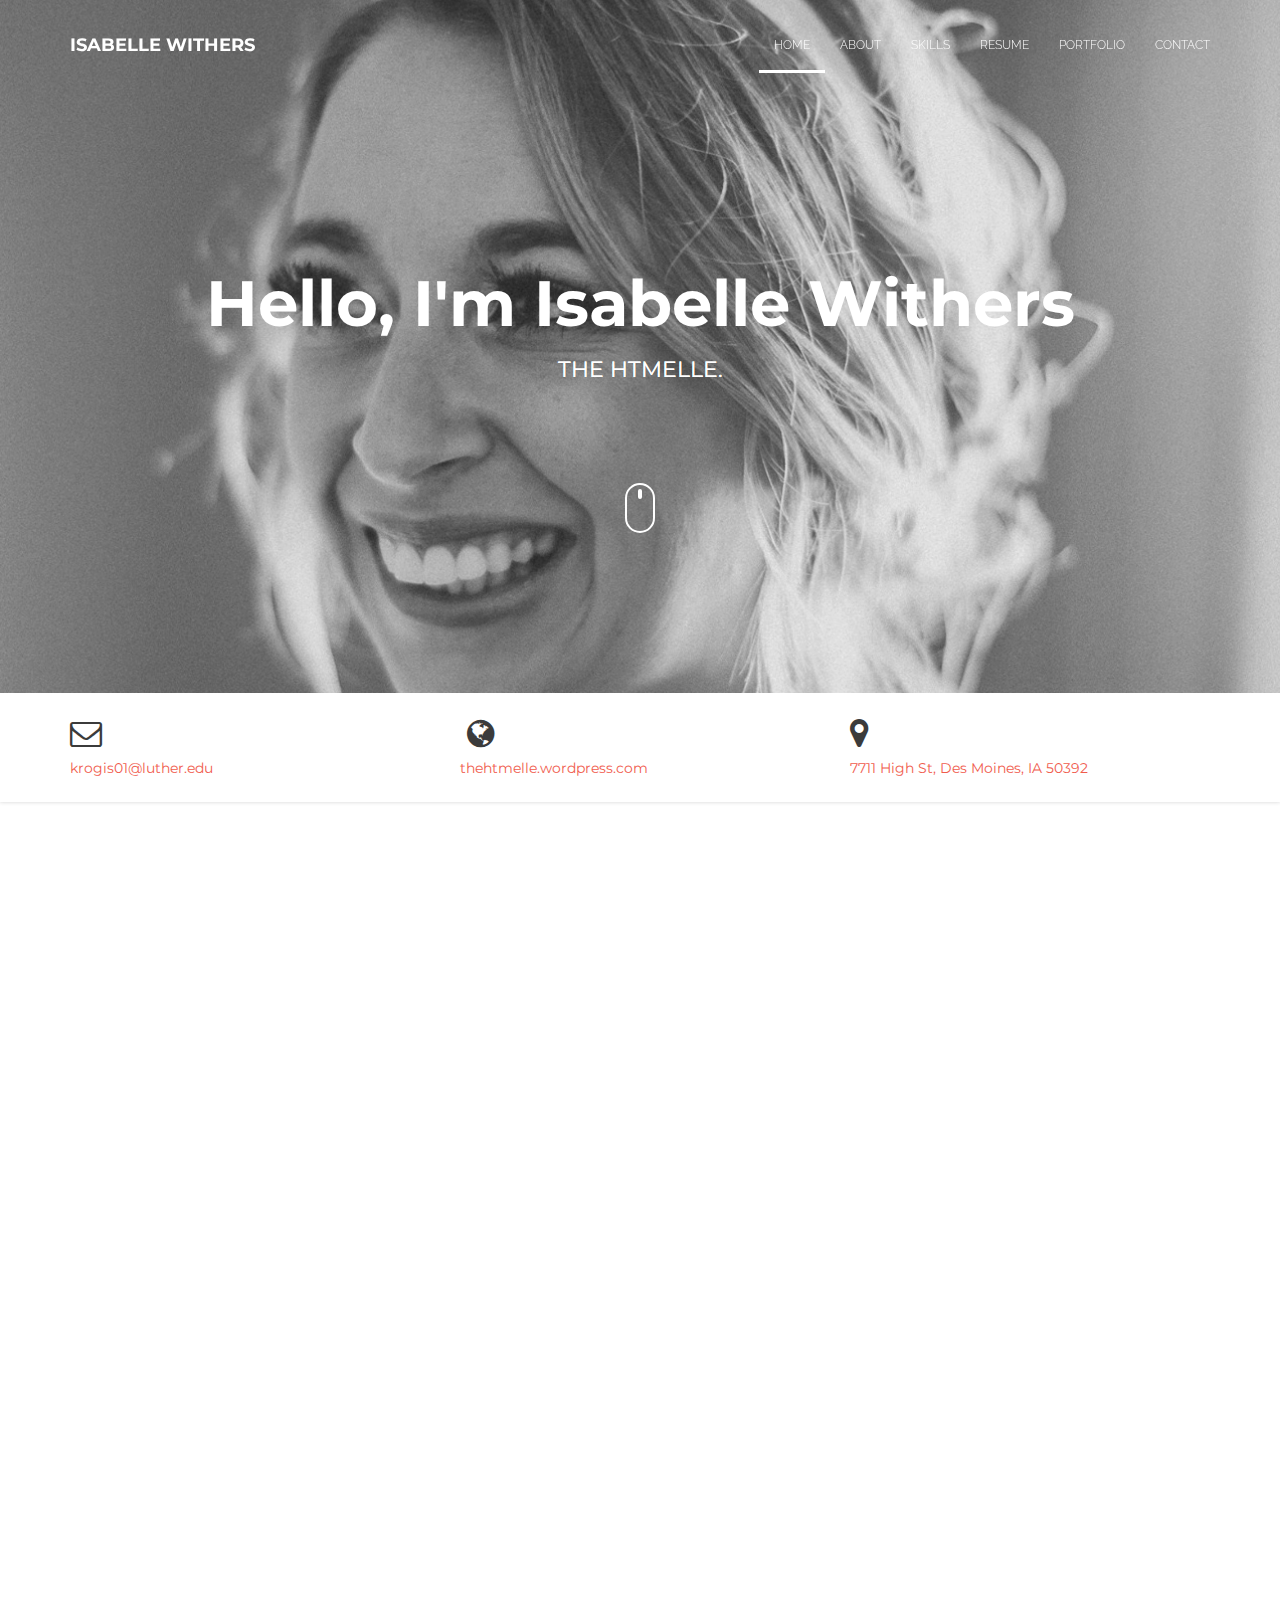
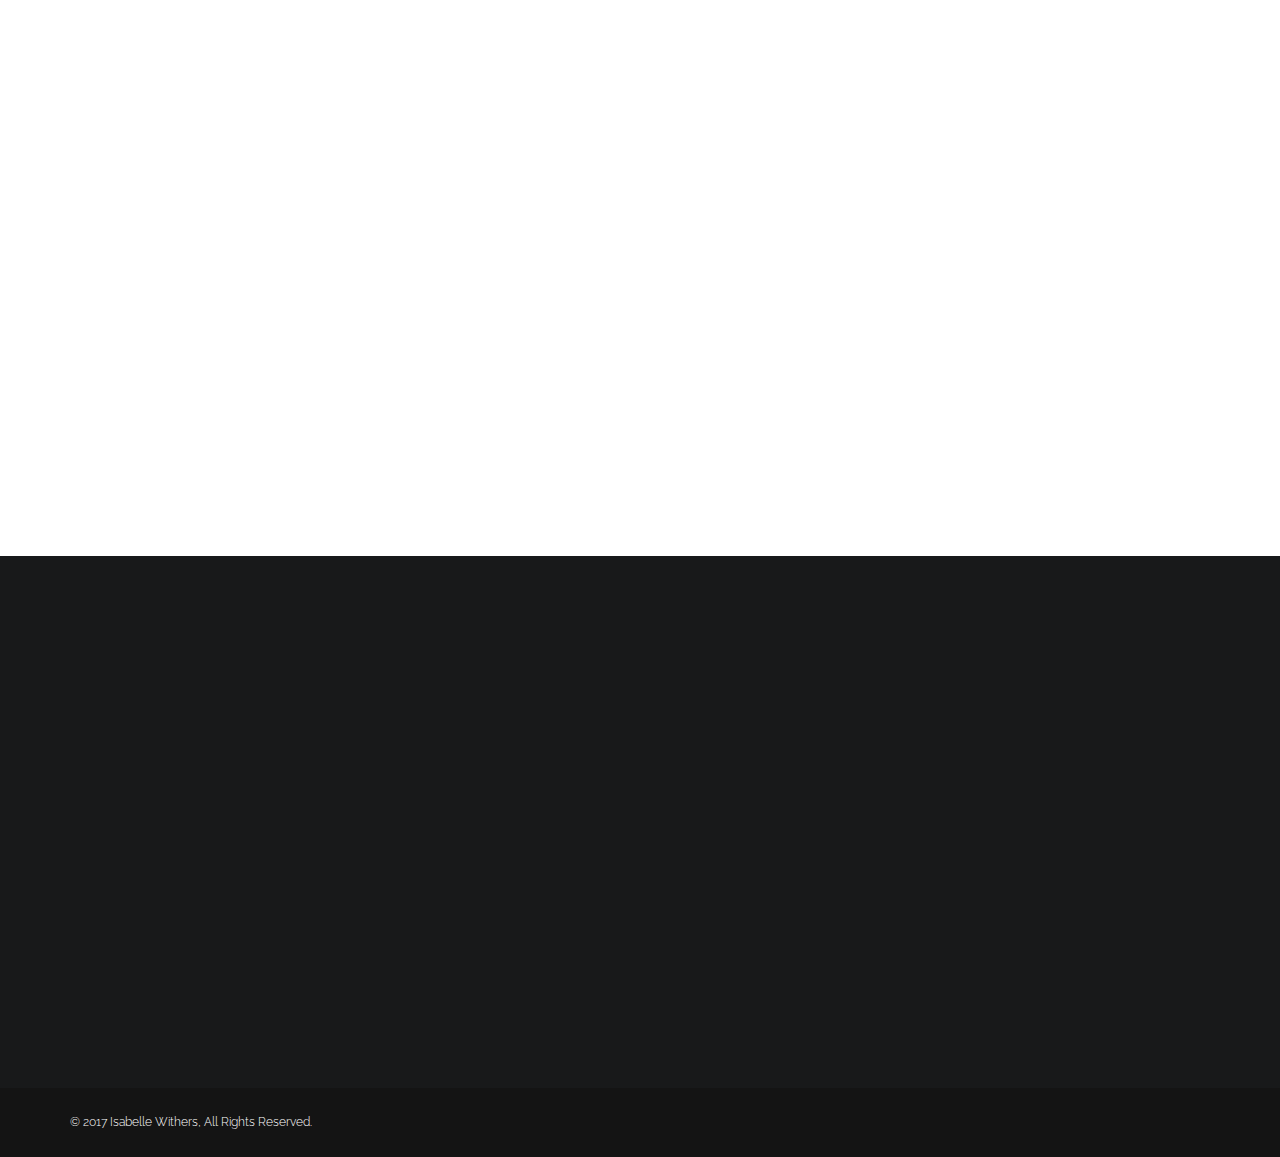
<file: index.html>
<!DOCTYPE html>
<html lang="en">
<head>
  <link href="[data-uri]" rel="icon" type="image/x-icon" />
  <meta charset="UTF-8">
  <meta name="viewport" content="width=device-width, initial-scale=1.0">
  <meta name="description" content="">
  <meta name="author" content="">

  <title>The HTMelle</title>

  <!-- CSS -->
  <!-- Bootstrap core CSS -->
  <link href="assets/bootstrap/css/bootstrap.min.css" rel="stylesheet" media="screen">

  <!-- Owl Carousel -->
  <link href="assets/css/owl.theme.css" rel="stylesheet">
  <link href="assets/css/owl.carousel.css" rel="stylesheet">

  <!-- Magnific-popup lightbox -->
  <link href="assets/css/magnific-popup.css" rel="stylesheet">

  <!-- Simple text rotator -->
  <link href="assets/css/simpletextrotator.css" rel="stylesheet">

  <!-- Font Awesome CSS -->
  <link href="assets/css/font-awesome.min.css" rel="stylesheet" media="screen">

  <!-- Animate css -->
  <link href="assets/css/animate.css" rel="stylesheet">

  <!-- Custom styles CSS -->
  <link href="assets/css/style.css" rel="stylesheet" media="screen">
</head>
<body>

  <div class="wrapper">

    <!-- Preloader -->

    <div id="preloader">
      <div id="status">
        <div class="status-mes"><h4>Isabelle Withers</h4></div>
      </div>
    </div>

    <!-- Navigation start -->

    <nav class="navbar navbar-custom navbar-fixed-top" role="navigation">
      <div class="container">

        <!-- Brand and toggle get grouped for better mobile display -->
        <div class="navbar-header">
          <button type="button" class="navbar-toggle" data-toggle="collapse" data-target="#bs-example-navbar-collapse-1">
            <span class="sr-only">Toggle navigation</span>
            <span class="icon-bar"></span>
            <span class="icon-bar"></span>
            <span class="icon-bar"></span>
          </button>
          <a class="navbar-brand" href="#">Isabelle Withers</a>
        </div>

        <!-- Collect the nav links, forms, and other content for toggling -->
        <div class="collapse navbar-collapse" id="bs-example-navbar-collapse-1">
          <ul class="nav navbar-nav navbar-right">
            <li><a href="#intro">Home</a></li>
            <li><a href="#profile">About</a></li>
            <li><a href="#services">Skills</a></li>
            <li><a href="#resume">Resume</a></li>
            <li><a href="#portfolio">Portfolio</a></li>
            <li><a href="#contact">Contact</a></li>
          </ul>
        </div>

      </div>
    </nav>

    <!-- Navigation end -->

    <!-- Intro section start -->

    <section id="intro" class="section">

      <div class="container">

        <div class="row">

          <div class="col-md-12">

            <div class="hello wow bounceInDown">
              <h1>Hello, I'm Isabelle Withers</h1>
              <h3><span class="rotate">The HTMelle. | Front-end Developer. | Internet Programmer.</span></h3>
            </div>

            <a href="#profile">
              <div class="mouse-icon">
                <div class="wheel"></div>
              </div>
            </a>

          </div>

        </div>

      </div>

    </section>

    <!-- Intro section end -->

    <!-- Profile contact callout section -->

    <section id="profile-contact">

      <div class="container">

        <div class="row">

          <div class="col-sm-4 wow bounceInLeft">
            <div class="profile-item">
              <i class="fa fa-envelope-o"></i>
              <h5><a href="mailto:krogis01@luther.edu" target="_top">krogis01@luther.edu</a></h5>
            </div>
          </div>

          <div class="col-sm-4 wow bounceInUp">
            <div class="profile-item">
              <i class="fa fa-fw fa-globe"></i>
              <h5><a href="http://www.thehtmelle.wordpress.com" target="_blank">thehtmelle.wordpress.com</a></h5>
            </div>
          </div>

          <div class="col-sm-4 wow bounceInRight">
            <div class="profile-item">
              <i class="fa fa-map-marker"></i>
              <h5><a href="https://www.google.com/maps/place/711+High+St,+Des+Moines,+IA+50392/@41.5886139,-93.6297894,17z/data=!3m1!4b1!4m5!3m4!1s0x87ee9903f0f71b45:0x3e1b84bdea0a1493!8m2!3d41.5886139!4d-93.6276007" target="_blank">7711 High St, Des Moines, IA 50392</a></h5>
            </div>
          </div>

        </div>

      </div>

    </section>

    <!-- Profile contact callout section -->

    <!-- Profile section start -->

    <section id="profile" class="section">

      <div class="container">

        <div class="row">

          <div class="col-md-12 headline wow bounceInDown">
            <h2>Isabelle Withers</h2>
            <p>The HTMelle. Internet Programmer. Drupal Developer. JavaScript Wizard.</p>
          </div>

          <div class="col-md-3 col-sm-6 hidden-xs wow bounceInLeft">
            <img class="avatar" src="assets/images/photo.jpg" alt="">
          </div>

          <div class="col-md-3 col-sm-6 wow bounceInUp">

            <div class="profile-widget">
              <h3>Skillset</h3>

              <h5>HTML / CSS</h5>
              <div class="skill-bar">
                <div class="skill-rate-on"></div>
                <div class="skill-rate-on"></div>
                <div class="skill-rate-on"></div>
                <div class="skill-rate-on"></div>
              </div>

              <h5>JavaScript</h5>
              <div class="skill-bar">
                <div class="skill-rate-on"></div>
                <div class="skill-rate-on"></div>
                <div class="skill-rate-on"></div>
                <div class="skill-rate-off"></div>
              </div>

              <h5>Drupal / PHP</h5>
              <div class="skill-bar">
                <div class="skill-rate-on"></div>
                <div class="skill-rate-on"></div>
                <div class="skill-rate-on"></div>
                <div class="skill-rate-off"></div>
              </div>

              <h5>Communication Skills</h5>
              <div class="skill-bar">
                <div class="skill-rate-on"></div>
                <div class="skill-rate-on"></div>
                <div class="skill-rate-on"></div>
                <div class="skill-rate-on"></div>
              </div>

              <h5>Proven Team Leader</h5>
              <div class="skill-bar">
                <div class="skill-rate-on"></div>
                <div class="skill-rate-on"></div>
                <div class="skill-rate-on"></div>
                <div class="skill-rate-on"></div>
              </div>
            </div>

            <div class="profile-widget">
              <h3>Social Profiles</h3>
              <ul class="widget-social">
                <li><a href="https://www.linkedin.com/in/isabellekrogh/" target="_blank"><i class="fa fa-linkedin"></i></a></li>
                
                <li><a href="https://www.facebook.com/elle.krogh" target="_blank"><i class="fa fa-facebook fa-fw"></i></a></li>
                
                <li><a href="https://twitter.com/theHTMelle" target="_blank"><i class="fa fa-twitter"></i></a></li>
                
                <li><a href="http://thehtmelle.wordpress.com/" target="_blank"><i class="fa fa-wordpress"></i></a></li>
              </ul>
            </div>

          </div>

          <div class="col-md-6 col-sm-12 wow bounceInRight">
            <h3>About the 'elle'</h3>
            <p>Hello, World! My name is Elle Withers and I am a web developer at Principal. I am on a team that develops in over 30 different applications - including our main Principal.com website and the style guide that helps maintain consistent brand throughout the company - in a multitude of programming programming languages. While I continue to strive to educate myself in the constantly evolving world of technology, I also want to help show what opportunities are out there for young developers. Follow along on my journey to see what's available to those with tenacity, creativity, and big ideas on my blog <a href="http://thehtmelle.wordpress.com/">here!</a></p>

            <p>'It is our choices that show who we truly are, far more than our abilities.' -Albus Dumbledore</p>
            
            <p>GALLUP/STRENGTHS PROFILE:
            </br>
            Restorative | Consistency | Relator | Harmonty | Adaptability</p>

          </div>

        </div>

      </div>

    </section>

    <!-- Profile section end -->

    <!-- Callout section start -->

    <section id="stats" class="callout">

      <div class="container">

        <div class="row">

          <div class="col-md-3 col-sm-12 hidden-xs wow bounceInLeft">
            <h3>My Stats</h3>
          </div>


          <div class="col-md-3 col-sm-4 wow bounceInDown">
            <div class="stat">
              <div class="stat-icon">
                <h2><i class="fa fa-gamepad hidden-xs"></i><span class="timer" data-to="53"></span></h2>
              </div>
              <h3>Games played</h3>
            </div>
          </div>


          <div class="col-md-3 col-sm-4 wow bounceInUp">
            <div class="stat">
              <div class="stat-icon">
                <h2><i class="fa fa-book hidden-xs"></i><span class="timer" data-to="33"></span></h2>
              </div>
              <h3>Classes taken</h3>
            </div>
          </div>


          <div class="col-md-3 col-sm-4 wow bounceInUp">
            <div class="stat">
              <div class="stat-icon">
                <h2><i class="fa fa-code hidden-xs"></i><span class="timer" data-to="999"></span></h2>
              </div>
              <h3>Lines of code</h3>
            </div>
          </div>


        </div>

      </div>

    </section>

    <!-- Callout section end -->

    <!-- Services section start -->

    <section id="services" class="section">

      <div class="container">

        <div class="row">

          <div class="col-md-12 headline wow bounceInDown">
            <h2>Skills</h2>
            <p>My talents and expertise.</p>
          </div>

          <div class="col-md-12">

            <div class="row">

              <div class="col-sm-4 wow bounceInLeft">
                <div class="service">
                  <div class="icon">
                    <i class="fa fa-group"></i>
                  </div>
                  <h4>Proven Leader</h4>
                  <div class="text">
                    <p>I am a leader and can guide and direct groups or organizations to accomplish greatness. I have proven this through leadership positions in multiple extracurricular activities and career positions.</p>
                  </div>
                </div>
              </div>

              <div class="col-sm-4 wow bounceInUp">
                <div class="service">
                  <div class="icon">
                    <i class="fa fa-image"></i>
                  </div>
                  <h4>Visionary &amp; Communicator</h4>
                  <div class="text">
                    <p>I am a woman who not only envisions innovative ideas but can also communicate these ideas to others.</p>
                  </div>
                </div>
              </div>

              <div class="col-sm-4 wow bounceInRight">
                <div class="service">
                  <div class="icon">
                    <i class="fa fa-language"></i>
                  </div>
                  <h4>Language Lover</h4>
                  <div class="text">
                    <p>I love language. Although my native language is English, I have studied Spanish and Chinese and can communicate in both.</p>
                  </div>
                </div>
              </div>

            </div>

            <div class="row">

              <div class="col-sm-4 wow bounceInUp" data-wow-delay=".2s">
                <div class="service">
                  <div class="icon">
                    <i class="fa fa-code"></i>
                  </div>
                  <h4>Clean Code</h4>
                  <div class="text">
                    <p>I practice test-driven development and write automation and unit tests around every piece of code I write. Reducing tech debt is always a priority.</p>
                  </div>
                </div>
              </div>

              <div class="col-sm-4 wow bounceInUp" data-wow-delay=".4s">
                <div class="service">
                  <div class="icon">
                    <i class="fa fa-desktop"></i>
                  </div>
                  <h4>Responsive Design</h4>
                  <div class="text">
                    <p>I create beautifully responsive websites for an enhanced customer experience on all consoles and devices.</p>
                  </div>
                </div>
              </div>

              <div class="col-sm-4 wow bounceInUp" data-wow-delay=".6s">
                <div class="service">
                  <div class="icon">
                    <i class="fa fa-thumbs-o-up"></i>
                  </div>
                  <h4>Team Player</h4>
                  <div class="text">
                    <p>I collaborate with others to create the best possible product for the end user.</p>
                  </div>
                </div>
              </div>

            </div>

          </div>

        </div>

      </div>

    </section>

    <!-- Services section end -->

    <!-- Callout section start -->

    <section class="callout">

      <div class="container">

        <div class="row">

          <div class="col-md-3 hidden-xs wow bounceInLeft">
            <h3>My status</h3>
          </div>

          <div class="col-md-9 headline nomargin wow bounceInDown">
            <h3>I'm loving working at Principal!</h3>
            <p>Des Moines is a great place to work, and my job allows me to continually grow through personal development time! I find structure and flexibility in an agile environment and feel that I am making a difference in the work I do.</p>
          </br>
            <h3>I'm currently available for freelance work.</h3>
            <p>I would be more than happy to hear about your website ideas and needs. Please contact me for a conversation; I want to help!</p>
            <a href="#contact" class="btn btn-default btn-custom-2 callout-btn"><i class="fa fa-paper-plane-o icon-before"></i> Contact Me</a>
          </div>

        </div>

      </div>

    </section>

    <!-- Callout section end -->

    <!-- Resume section start -->

    <section id="resume" class="section">

      <div class="container">

        <div class="row">

          <div class="col-md-12 headline wow bounceInDown">
            <h2>Resume</h2>
            <p>My education and experience.</p>
          </div>

        </div>

        <div class="row resume-items">

          <div class="col-md-3 wow bounceInLeft">
            <h3>Education</h3>
          </div>

          <div class="col-md-6 col-sm-8 resume-item wow bounceInUp">
            <h4>Bachelor of Arts | Computer Science</h4>
            

            <h4>Academic Awards</h4>
            <p>Regent Scholarship, American Legion Merit Award, Weston Noble Music Scholarship, Margaret Jordan Music Scholarship, IWGA Anne Griffel Golf Scholarship</p>

            <h4>Activities and Honors</h4>
            <p>Varsity Golf Team, Philanthropy Co-Chair of Alpha Beta Psi Sorority, Luther Athletes Serving Others, Auditor of Iowa Girls State 2010, National Honor Society (Waukee High School)</p>
            <hr class="hidden-xs">
          </div>

          <div class="col-md-3 col-sm-4 resume-place wow bounceInRight">
            <h4><i class="fa fa-suitcase"></i> Luther College</h4>
            <i class="fa fa-calendar"></i> 2011 - 2015
            <hr class="visible-xs">
          </div>

        </div>

        <div class="row resume-items">

          <div class="col-md-3 wow bounceInLeft">
            <h3>Experience</h3>
          </div>

          <div class="col-md-6 col-sm-8 resume-item wow bounceInUp">
            <h4>Field Experience | "Understanding Entrepreneurship in Silicon Valley"</h4>
            <p>One of ten students selected to engage in an immersive three-week course of study to visit tech industry innovators and learned about success; daily records kept on my blog <a href="http://www.htmelle.wordpress.com" target="_blank">here.</a></p>
            <hr class="hidden-xs">
          </div>

          <div class="col-md-3 col-sm-4 resume-place wow bounceInRight">
            <h4><i class="fa fa-suitcase"></i> Luther College</h4>
            <i class="fa fa-calendar"></i> January 2014
            <hr class="visible-xs">
          </div>

          <div class="col-md-6 col-md-offset-3 col-sm-8 resume-item wow bounceInUp">
            <h4>Account Management Intern</h4>
            <p>Systematically and cooperatiely enter content into multiple bank content management systems with other interns</p>
            <p>Manage a team of interns in creating a website to display Profiles and Portfolios for full-time Web-team employees</p>
            <p>Learn enhanced HTML5 and Less.js and understand the benefit of using the newest languages in website development</p>
            <p>Understand how to navigate Salesforce and efficiently find information about clients through folders and in contracts</p>
            <hr class="hidden-xs">
          </div>

          <div class="col-md-3 col-sm-4 resume-place wow bounceInRight">
            <h4><i class="fa fa-suitcase"></i> Banno/ProfitStars</h4>
            <i class="fa fa-calendar"></i> May 2014 - Present
            <hr class="visible-xs">
          </div>

        </div>

        <!-- <div class="row">

          <div class="col-md-6 col-md-offset-3 wow bounceInUp">
            <a href="IsabelleKroghResume.pdf" target ="_blank" class="btn btn-default btn-custom-2"><i class="fa fa-cloud-download icon-before"></i> Download CV</a>
          </div>

        </div> -->

      </div>

    </section>

    <!-- Resume section end -->


    <!-- Portfolio section start -->

    <section id="portfolio" class="section">

      <div class="container">

        <div class="row">

          <div class="col-md-12 headline wow bounceInDown">
            <h2>Portfolio</h2>
            <p>Some of my work.</p>
          </div>

          <div class="col-md-4 col-sm-6 wow bounceInLeft">
            <a href="http://www.andrewloveselle.com" target="blank">
            <src="assets/images/p1.jpg">
              <div class="portfolio-item">
                <div class="portfolio-item-preview">
                  <img src="assets/images/p1.jpg" alt="">
                </div>
                <div class="portfolio-item-description">
                  <h3>Wedding Website</h3>
                  <p>Summer Project Fun</p>
                </div>
              </div>
            </a>
          </a>
          </div>

          <div class="col-md-4 col-sm-6 wow bounceInUp">
            <a href="http://skillsconnect.herokuapp.com/" target="blank">
            <src="assets/images/p2.jpg">
              <div class="portfolio-item">
                <div class="portfolio-item-preview">
                  <img src="assets/images/p2.jpg" alt="">
                </div>
                <div class="portfolio-item-description">
                  <h3>Final Project</h3>
                  <p>Internet Programming Final</p>
                </div>
              </div>
            </a>
          </a>
          </div>

          <div class="col-md-4 col-sm-6 wow bounceInRight">
            <a href="https://midmash.github.io/" target="blank">
            <src="assets/images/p3.jpg">
              <div class="portfolio-item">
                <div class="portfolio-item-preview">
                  <img src="assets/images/p3.jpg" alt="">
                </div>
                <div class="portfolio-item-description">
                  <h3>Midterm Mashup</h3>
                  <p>Inernet Programming Midterm</p>
                </div>
              </div>
            </a>
          </a>
          </div>

          <div class="col-md-4 col-sm-6 wow bounceInUp" data-wow-delay=".2s">
            <a href="wordladder.html" target="blank">
            <src="assets/images/p5.jpg">
              <div class="portfolio-item">
                <div class="portfolio-item-preview">
                  <img src="assets/images/p5.jpg" alt="">
                </div>
                <div class="portfolio-item-description">
                  <h3>Word Ladder</h3>
                  <p>Internet Programming Assignment</p>
                </div>
              </div>
            </a>
          </a>
          </div>

          <div class="col-md-4 col-sm-6 wow bounceInUp" data-wow-delay=".4s">
            <a href="prime.html" target="blank">
            <src="assets/images/p8.jpg">
              <div class="portfolio-item">
                <div class="portfolio-item-preview">  
                  <img src="assets/images/p8.jpg" alt="">
                </div>
                <div class="portfolio-item-description">
                  <h3>Prime Factorization</h3>
                  <p>Internet Programming Assignment</p>
                </div>
              </div>
            </a>
          </div>

          <div class="col-md-4 col-sm-6 wow bounceInUp" data-wow-delay=".6s">
            <src="assets/images/p6.jpg">
              <div class="portfolio-item">
                <div class="portfolio-item-preview">
                  <img src="assets/images/p6.jpg" alt="">
                </div>
                <div class="portfolio-item-description">
                  <h3>To Be Continued...</h3>
                  <p></p>
                </div>
              </div>
            </a>
          </div>

        </div>

      </div>

    </section>

    <!-- Portfolio section end -->

    <!-- Contact section start -->

    <section id="contact" class="section">

      <div class="container">

        <div class="row">

          <div class="col-md-12 headline wow bounceInLeft">
            <h2>Contact Me</h2>
            <p>Drop me a line or send me some snail mail.</p>
          </div>

          <div class="col-md-6 wow bounceInUp">

            <p>Thanks for checking out my site! Feel free to email or send me a note; I look forward to hearing from you!</p>

            <ul class="icon-list">
              <li><i class="fa fa-fw fa-map-marker"></i><a href="https://www.google.com/maps/place/711+High+St,+Des+Moines,+IA+50392/@41.5886139,-93.6297894,17z/data=!3m1!4b1!4m5!3m4!1s0x87ee9903f0f71b45:0x3e1b84bdea0a1493!8m2!3d41.5886139!4d-93.6276007" target="_blank">7711 High St, Des Moines, IA 50392</a></li>
              <li><i class="fa fa-fw fa-envelope-o"></i><a href="mailto:krogis01@luther.edu" target="_top">krogis01@luther.edu</a></li>
              <li><i class="fa fa-fw fa-globe"></i><a href="http://www.thehtmelle.wordpress.com" target="_blank">http://www.thehtmelle.wordpress.com</a></li>
            </ul>

          </div>

        </div>

      </div>

    </section>

    <!-- Contact section end -->

    <!-- Footer start -->

    <footer id="footer">

      <div class="container">

        <div class="row">

          <div class="col-md-12">
            <p class="copy">
              © 2017 Isabelle Withers, All Rights Reserved.
            </p>
          </div>

        </div>

      </div>

    </footer>

    <!-- Footer end -->

  </div><!-- .wrapper -->

  <!-- Javascript files -->
  <!-- jQuery -->
  <script src="assets/js/jquery-1.11.0.min.js"></script>
  <!-- Bootstrap JS -->
  <script src="assets/bootstrap/js/bootstrap.min.js"></script>
  <!-- Background slider -->
  <script src="assets/js/jquery.backstretch.min.js"></script>
  <!-- OwlCarousel -->
  <script src="assets/js/owl.carousel.min.js"></script>
  <!-- Modal for portfolio -->
  <script src="assets/js/jquery.magnific-popup.min.js"></script>
  <!-- Text rotator -->
  <script src="assets/js/jquery.simple-text-rotator.min.js"></script>
  <!-- Waypoints -->
  <script src="assets/js/jquery.waypoints.js"></script>
  <!-- CountTo  -->
  <script src="assets/js/jquery.countTo.js"></script>
  <!-- WOW - Reveal Animations When You Scroll -->
  <script src="assets/js/wow.min.js"></script>   
  <!-- Smooth scroll -->
  <script src="assets/js/smoothscroll.js"></script>
  <!-- Custom scripts -->
  <script src="assets/js/custom.js"></script>

</body>
</html>
</file>
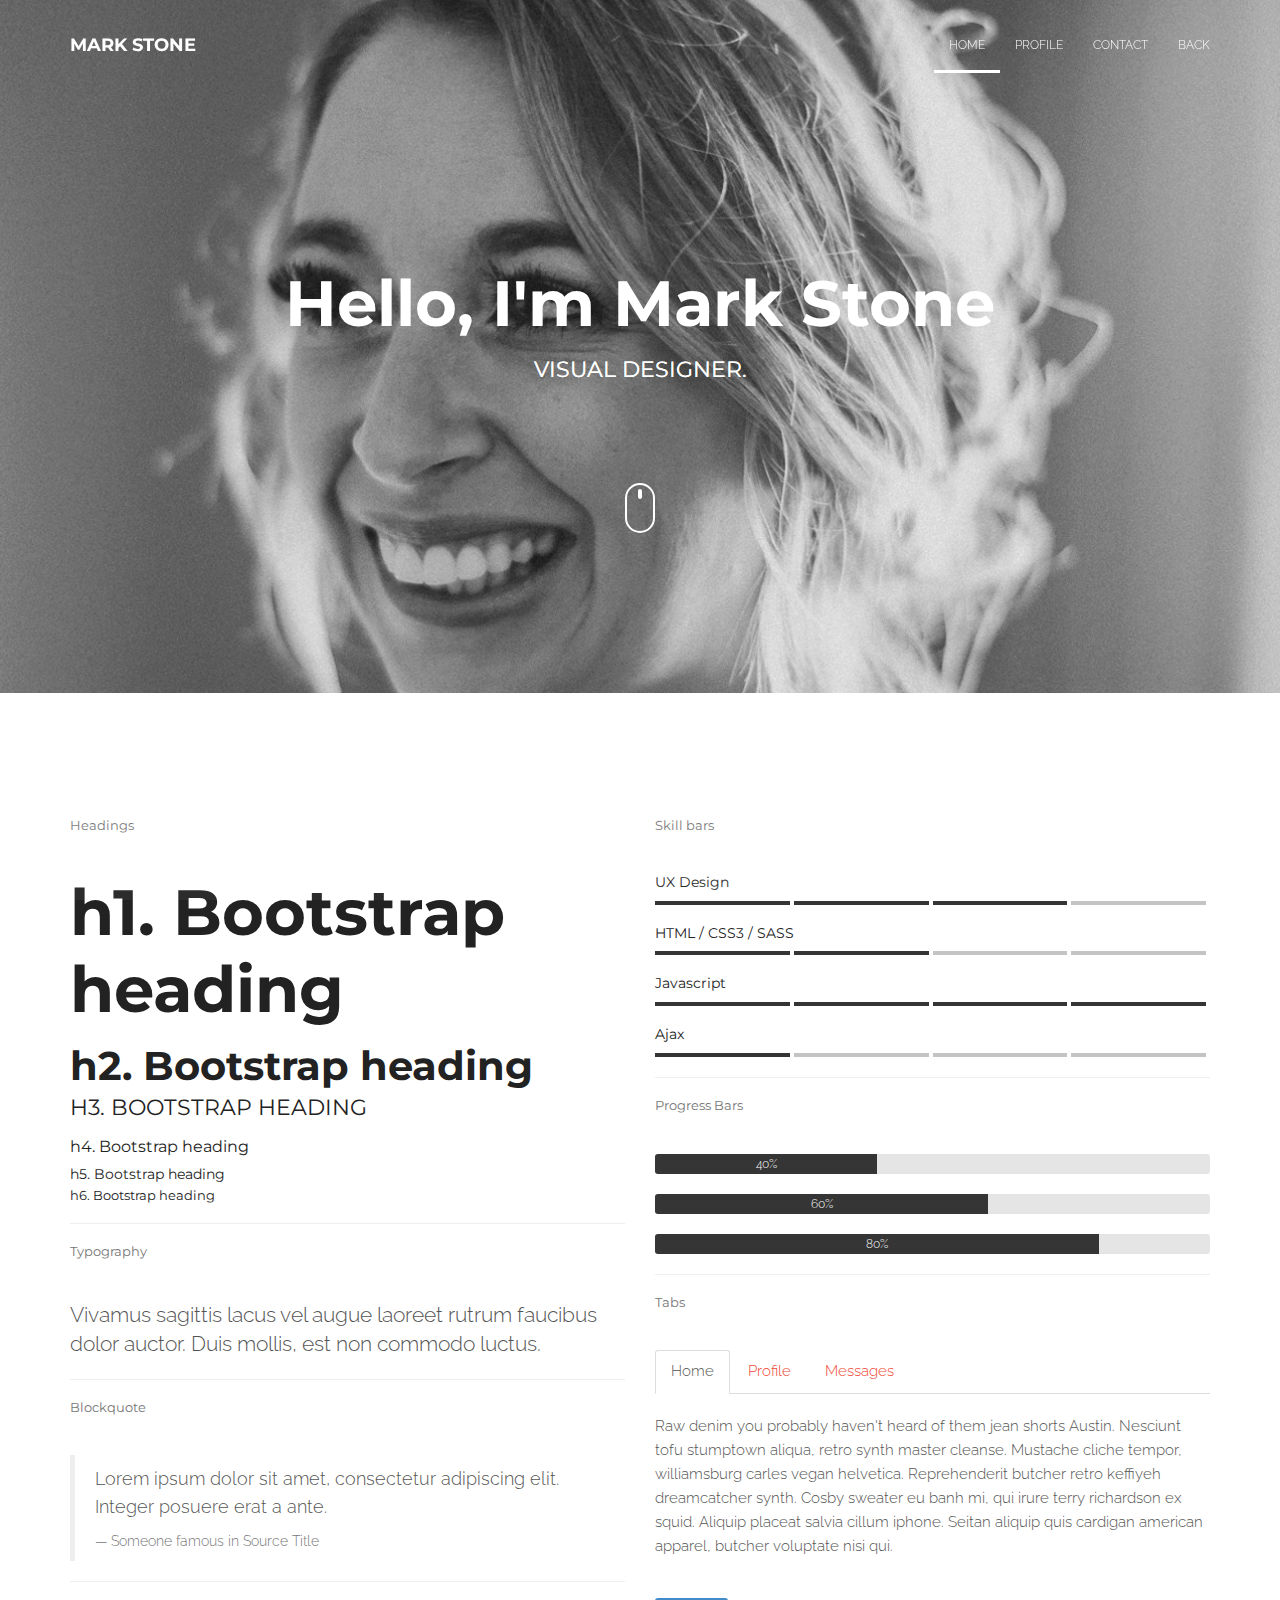
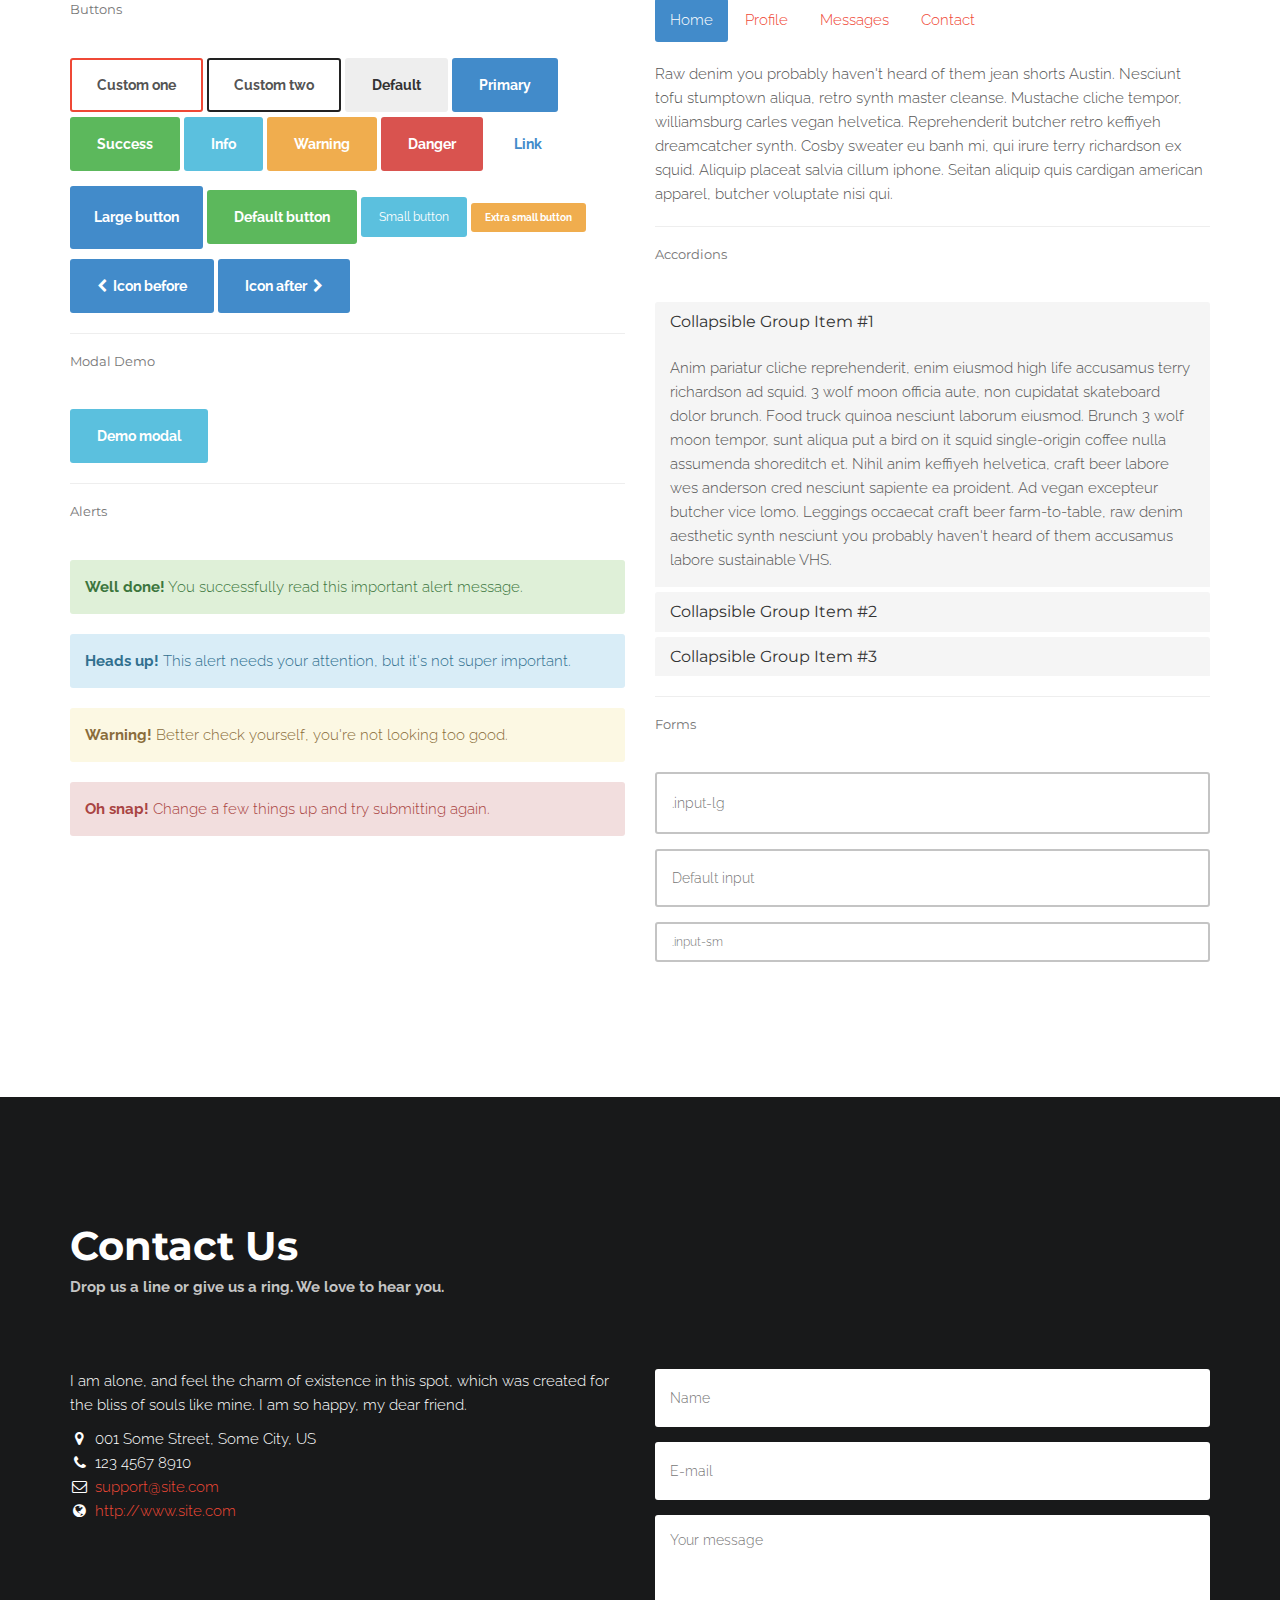
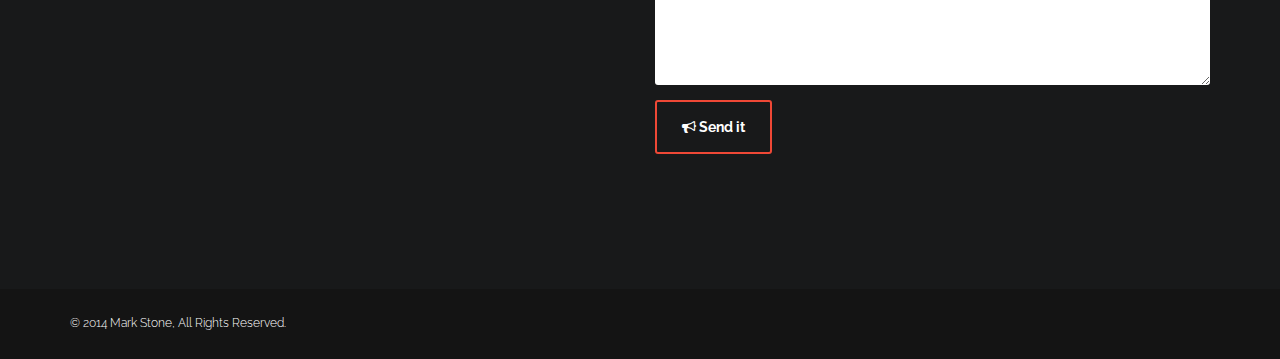
<file: components.html>
﻿<!DOCTYPE html>
<html lang="en">
<head>
	<meta charset="UTF-8">
	<meta name="viewport" content="width=device-width, initial-scale=1.0">
	<meta name="description" content="">
	<meta name="author" content="">

	<title>Components</title>

	<!-- CSS -->
	<!-- Bootstrap core CSS -->
	<link href="assets/bootstrap/css/bootstrap.min.css" rel="stylesheet" media="screen">

	<!-- Owl Carousel -->
	<link href="assets/css/owl.theme.css" rel="stylesheet">
	<link href="assets/css/owl.carousel.css" rel="stylesheet">

	<!-- Magnific-popup lightbox -->
	<link href="assets/css/magnific-popup.css" rel="stylesheet">

	<!-- Simple text rotator -->
	<link href="assets/css/simpletextrotator.css" rel="stylesheet">

	<!-- Font Awesome CSS -->
	<link href="assets/css/font-awesome.min.css" rel="stylesheet" media="screen">

	<!-- Animate css -->
	<link href="assets/css/animate.css" rel="stylesheet">

	<!-- Custom styles CSS -->
	<link href="assets/css/style.css" rel="stylesheet" media="screen">
</head>
<body>

	<div class="wrapper">

		<!-- Preloader -->

		<div id="preloader">
			<div id="status">
				<div class="status-mes"><h4>Mark Stone</h4></div>
			</div>
		</div>

		<!-- Navigation start -->

		<nav class="navbar navbar-custom navbar-fixed-top" role="navigation">
			<div class="container">

				<!-- Brand and toggle get grouped for better mobile display -->
				<div class="navbar-header">
					<button type="button" class="navbar-toggle" data-toggle="collapse" data-target="#bs-example-navbar-collapse-1">
						<span class="sr-only">Toggle navigation</span>
						<span class="icon-bar"></span>
						<span class="icon-bar"></span>
						<span class="icon-bar"></span>
					</button>
					<a class="navbar-brand" href="#">Mark Stone</a>
				</div>

				<!-- Collect the nav links, forms, and other content for toggling -->
				<div class="collapse navbar-collapse" id="bs-example-navbar-collapse-1">
					<ul class="nav navbar-nav navbar-right">
						<li><a href="#intro">home</a></li>
						<li><a href="#components">Profile</a></li>
						<li><a href="#contact">Contact</a></li>
						<li><a href="index.html">Back</a></li>
					</ul>
				</div>

			</div>
		</nav>

		<!-- Navigation end -->

		<!-- Intro section start -->

		<section id="intro" class="section">

			<div class="container">

				<div class="row">

					<div class="col-md-12">

						<div class="hello">
							<h1>Hello, I'm Mark Stone</h1>
							<h3><span class="rotate">Visual Designer. | Front-end Developer. | C# Programmer.</span></h3>
						</div>

						<div class="mouse-icon">
							<div class="wheel"></div>
						</div>
						
					</div>

				</div><!-- .row -->

			</div><!-- .container -->

		</section>

		<!-- Intro section end -->

		<!-- Components section start -->

		<section id="components" class="section">

			<div class="container">

				<div class="row">

					<div class="col-md-6">

						<!-- Headings -->
						<h6 class="text-muted long-down">Headings</h6>
						<h1>h1. Bootstrap heading</h1>
						<h2>h2. Bootstrap heading</h2>
						<h3>h3. Bootstrap heading</h3>
						<h4>h4. Bootstrap heading</h4>
						<h5>h5. Bootstrap heading</h5>
						<h6>h6. Bootstrap heading</h6>

						<hr>
						<!-- Typography -->
						<h6 class="text-muted long-down">Typography</h6>

						<p class="lead">Vivamus sagittis lacus vel augue laoreet rutrum faucibus dolor auctor. Duis mollis, est non commodo luctus.</p>

						<hr>
						<!-- Blockquote -->

						<h6 class="text-muted long-down">Blockquote</h6>
						<blockquote>
							<p>Lorem ipsum dolor sit amet, consectetur adipiscing elit. Integer posuere erat a ante.</p>
							<footer>Someone famous in <cite title="Source Title">Source Title</cite></footer>
						</blockquote>

						<hr>

						<!-- Buttons -->

						<h6 class="text-muted long-down">Buttons</h6>

						<p class="btn-list">
							<button type="button" class="btn btn-custom-1">Custom one</button>
							<button type="button" class="btn btn-custom-2">Custom two</button>
							<button type="button" class="btn btn-default">Default</button>
							<button type="button" class="btn btn-primary">Primary</button>
							<button type="button" class="btn btn-success">Success</button>
							<button type="button" class="btn btn-info">Info</button>
							<button type="button" class="btn btn-warning">Warning</button>
							<button type="button" class="btn btn-danger">Danger</button>
							<button type="button" class="btn btn-link">Link</button>
						</p>

						<p>
							<button type="button" class="btn btn-primary btn-lg">Large button</button>
							<button type="button" class="btn btn-success">Default button</button>
							<button type="button" class="btn btn-info btn-sm">Small button</button>
							<button type="button" class="btn btn-warning btn-xs">Extra small button</button>
						</p>

						<p>
							<button type="button" class="btn btn-primary">
								<i class="icon-before fa fa-chevron-left"></i>Icon before
							</button>
							
							<button type="button" class="btn btn-primary">
								Icon after<i class="icon-after fa fa-chevron-right"></i>
							</button>
						</p>

						<hr>
						<!-- Modal Demo -->

						<h6 class="text-muted long-down">Modal Demo</h6>

						<p>
							<!-- Button trigger modal -->
							<button class="btn btn-info " data-toggle="modal" data-target="#myModal">Demo modal</button>
						</p>

						<!-- Modal -->
						<div class="modal fade" id="myModal" tabindex="-1" role="dialog" aria-labelledby="myModalLabel" aria-hidden="true">
							<div class="modal-dialog">
								<div class="modal-content">
									<div class="modal-header">
										<button type="button" class="close" data-dismiss="modal" aria-hidden="true">×</button>
										<h4 class="modal-title" id="myModalLabel">Modal title</h4>
									</div>
									<div class="modal-body">
										...
									</div>
									<div class="modal-footer">
										<button type="button" class="btn btn-default" data-dismiss="modal">Close</button>
										<button type="button" class="btn btn-primary">Save changes</button>
									</div>
								</div>
							</div>
						</div>

						<hr>

						<!-- Alerts -->

						<h6 class="text-muted long-down">Alerts</h6>

						<div class="alert alert-success">
							<strong>Well done!</strong> You successfully read this important alert message.
						</div>

						<div class="alert alert-info">
							<strong>Heads up!</strong> This alert needs your attention, but it's not super important.
						</div>

						<div class="alert alert-warning">
							<strong>Warning!</strong> Better check yourself, you're not looking too good.
						</div>

						<div class="alert alert-danger long">
							<strong>Oh snap!</strong> Change a few things up and try submitting again.
						</div>

					</div><!-- .col-md -->

					<!--  -->

					<div class="col-lg-6">

						<h6 class="text-muted long-down">Skill bars</h6>

						<h5>UX Design</h5>
						<div class="skill-bar">
							<div class="skill-rate-on"></div>
							<div class="skill-rate-on"></div>
							<div class="skill-rate-on"></div>
							<div class="skill-rate-off"></div>
						</div>

						<h5>HTML / CSS3 / SASS</h5>
						<div class="skill-bar">
							<div class="skill-rate-on"></div>
							<div class="skill-rate-on"></div>
							<div class="skill-rate-off"></div>
							<div class="skill-rate-off"></div>
						</div>

						<h5>Javascript</h5>
						<div class="skill-bar">
							<div class="skill-rate-on"></div>
							<div class="skill-rate-on"></div>
							<div class="skill-rate-on"></div>
							<div class="skill-rate-on"></div>
						</div>

						<h5>Ajax</h5>
						<div class="skill-bar">
							<div class="skill-rate-on"></div>
							<div class="skill-rate-off"></div>
							<div class="skill-rate-off"></div>
							<div class="skill-rate-off"></div>
						</div>

						<hr>

						<!-- Progress Bars -->

						<h6 class="text-muted long-down">Progress Bars</h6>

						<div class="progress">
							<div class="progress-bar" role="progressbar" aria-valuenow="40" aria-valuemin="0" aria-valuemax="100" style="width: 40%">
								40%
							</div>
						</div>

						<div class="progress">
							<div class="progress-bar" role="progressbar" aria-valuenow="60" aria-valuemin="0" aria-valuemax="100" style="width: 60%;">
								60%
							</div>
						</div>

						<div class="progress">
							<div class="progress-bar" role="progressbar" aria-valuenow="80" aria-valuemin="0" aria-valuemax="100" style="width: 80%;">
								80%
							</div>
						</div>

						<hr>

						<!-- Tabs -->

						<h6 class="text-muted long-down">Tabs</h6>

						<!-- Nav tabs -->
						<ul class="nav nav-tabs">
							<li class="active"><a href="#tab1" data-toggle="tab">Home</a></li>
							<li><a href="#tab1" data-toggle="tab">Profile</a></li>
							<li><a href="#tab2" data-toggle="tab">Messages</a></li>
						</ul>

						<!-- Tab panes -->
						<div class="tab-content long-down">

							<div class="tab-pane active" id="tab1">Raw denim you probably haven't heard of them jean shorts Austin. Nesciunt tofu stumptown aliqua, retro synth master cleanse. Mustache cliche tempor, williamsburg carles vegan helvetica. Reprehenderit butcher retro keffiyeh dreamcatcher synth. Cosby sweater eu banh mi, qui irure terry richardson ex squid. Aliquip placeat salvia cillum iphone. Seitan aliquip quis cardigan american apparel, butcher voluptate nisi qui.</div>

							<div class="tab-pane" id="tab2">Mustache cliche tempor, williamsburg carles vegan helvetica. Reprehenderit butcher retro keffiyeh dreamcatcher synth. Cosby sweater eu banh mi, qui irure terry richardson ex squid. Aliquip placeat salvia cillum iphone. Seitan aliquip quis cardigan american apparel, butcher voluptate nisi qui.</div>

							<div class="tab-pane" id="tab3">Raw denim you probably haven't heard of them jean shorts Austin. Nesciunt tofu stumptown aliqua, retro synth master cleanse. Mustache cliche tempor, williamsburg carles vegan helvetica. Reprehenderit butcher retro keffiyeh dreamcatcher synth.</div>
						</div>


						<!-- Nav tabs -->
						<ul class="nav nav-pills">
							<li class="active"><a href="#tab1" data-toggle="tab">Home</a></li>
							<li><a href="#tab11" data-toggle="tab">Profile</a></li>
							<li><a href="#tab22" data-toggle="tab">Messages</a></li>
							<li><a href="#tab33" data-toggle="tab">Contact</a></li>
						</ul>

						<!-- Tab panes -->
						<div class="tab-content long">

							<div class="tab-pane active" id="tab11">Raw denim you probably haven't heard of them jean shorts Austin. Nesciunt tofu stumptown aliqua, retro synth master cleanse. Mustache cliche tempor, williamsburg carles vegan helvetica. Reprehenderit butcher retro keffiyeh dreamcatcher synth. Cosby sweater eu banh mi, qui irure terry richardson ex squid. Aliquip placeat salvia cillum iphone. Seitan aliquip quis cardigan american apparel, butcher voluptate nisi qui.</div>

							<div class="tab-pane" id="tab22">Mustache cliche tempor, williamsburg carles vegan helvetica. Reprehenderit butcher retro keffiyeh dreamcatcher synth. Cosby sweater eu banh mi, qui irure terry richardson ex squid. Aliquip placeat salvia cillum iphone. Seitan aliquip quis cardigan american apparel, butcher voluptate nisi qui.</div>

							<div class="tab-pane" id="tab33">Raw denim you probably haven't heard of them jean shorts Austin. Nesciunt tofu stumptown aliqua, retro synth master cleanse. Mustache cliche tempor, williamsburg carles vegan helvetica. Reprehenderit butcher retro keffiyeh dreamcatcher synth.</div>
						</div>

						<hr>

						<!-- Accordions -->

						<h6 class="text-muted long-down">Accordions</h6>

						<div class="panel-group long" id="accordion">
							<div class="panel panel-default">

								<div class="panel-heading">
									<h4 class="panel-title">
										<a data-toggle="collapse" data-parent="#accordion" href="#collapseOne">
											Collapsible Group Item #1
										</a>
									</h4>
								</div>

								<div id="collapseOne" class="panel-collapse collapse in">
									<div class="panel-body">
										Anim pariatur cliche reprehenderit, enim eiusmod high life accusamus terry richardson ad squid. 3 wolf moon officia aute, non cupidatat skateboard dolor brunch. Food truck quinoa nesciunt laborum eiusmod. Brunch 3 wolf moon tempor, sunt aliqua put a bird on it squid single-origin coffee nulla assumenda shoreditch et. Nihil anim keffiyeh helvetica, craft beer labore wes anderson cred nesciunt sapiente ea proident. Ad vegan excepteur butcher vice lomo. Leggings occaecat craft beer farm-to-table, raw denim aesthetic synth nesciunt you probably haven't heard of them accusamus labore sustainable VHS.
									</div>
								</div>
							</div>

							<div class="panel panel-default">

								<div class="panel-heading">
									<h4 class="panel-title">
										<a data-toggle="collapse" data-parent="#accordion" href="#collapseTwo">
											Collapsible Group Item #2
										</a>
									</h4>
								</div>

								<div id="collapseTwo" class="panel-collapse collapse">
									<div class="panel-body">
										Anim pariatur cliche reprehenderit, enim eiusmod high life accusamus terry richardson ad squid. 3 wolf moon officia aute, non cupidatat skateboard dolor brunch. Food truck quinoa nesciunt laborum eiusmod. Brunch 3 wolf moon tempor, sunt aliqua put a bird on it squid single-origin coffee nulla assumenda shoreditch et. Nihil anim keffiyeh helvetica, craft beer labore wes anderson cred nesciunt sapiente ea proident. Ad vegan excepteur butcher vice lomo. Leggings occaecat craft beer farm-to-table, raw denim aesthetic synth nesciunt you probably haven't heard of them accusamus labore sustainable VHS.
									</div>
								</div>
							</div>

							<div class="panel panel-default">

								<div class="panel-heading">
									<h4 class="panel-title">
										<a data-toggle="collapse" data-parent="#accordion" href="#collapseThree">
											Collapsible Group Item #3
										</a>
									</h4>
								</div>

								<div id="collapseThree" class="panel-collapse collapse">
									<div class="panel-body">
										Anim pariatur cliche reprehenderit, enim eiusmod high life accusamus terry richardson ad squid. 3 wolf moon officia aute, non cupidatat skateboard dolor brunch. Food truck quinoa nesciunt laborum eiusmod. Brunch 3 wolf moon tempor, sunt aliqua put a bird on it squid single-origin coffee nulla assumenda shoreditch et. Nihil anim keffiyeh helvetica, craft beer labore wes anderson cred nesciunt sapiente ea proident. Ad vegan excepteur butcher vice lomo. Leggings occaecat craft beer farm-to-table, raw denim aesthetic synth nesciunt you probably haven't heard of them accusamus labore sustainable VHS.
									</div>
								</div>
							</div>
						</div>

						<hr>

						<!-- Forms -->

						<h6 class="text-muted long-down">Forms</h6>

						<div class="form-group">
							<input class="form-control input-lg" type="text" placeholder=".input-lg">
						</div>

						<div class="form-group">
							<input class="form-control" type="text" placeholder="Default input">
						</div>

						<div class="form-group">
							<input class="form-control input-sm" type="text" placeholder=".input-sm">
						</div>

					</div><!-- .col-md -->

				</div><!-- .row -->

			</div><!-- .container -->

		</section>

		<!-- Components section end -->

		<!-- Contact section start -->

		<section id="contact" class="section">

			<div class="container">

				<div class="row">

					<div class="col-md-12 headline">
						<h2>Contact Us</h2>
						<p>Drop us a line or give us a ring. We love to hear you.</p>
					</div>

					<div class="col-md-6">

						<p>I am alone, and feel the charm of existence in this spot, which was created for the bliss of souls like mine. I am so happy, my dear friend.</p>

						<ul class="icon-list">
							<li><i class="fa fa-fw fa-map-marker"></i>001 Some Street, Some City, US</li>
							<li><i class="fa fa-fw fa-phone"></i>123 4567 8910</li>
							<li><i class="fa fa-fw fa-envelope-o"></i><a href="mailto:">support@site.com</a></li>
							<li><i class="fa fa-fw fa-globe"></i><a href="">http://www.site.com</a></li>
						</ul>

					</div>

					<div class="col-md-6">

						<form id="contact-form" role="form">

							<div class="form-group">
								<label class="sr-only" for="c_name">Name</label>
								<input type="text" id="c_name" class="form-control" name="c_name" placeholder="Name">
							</div>

							<div class="form-group">
								<label class="sr-only" for="c_email">Email address</label>
								<input type="email" id="c_email" class="form-control" name="c_email" placeholder="E-mail">
							</div>

							<div class="form-group">
								<textarea class="form-control" id="c_message" name="c_message" rows="7" placeholder="Your message"></textarea>
							</div>

							<button type="submit" class="btn btn-custom-1"><i class="fa fa-bullhorn"></i> Send it</button>

						</form>

						<div class="ajax-response"></div>

					</div>

				</div><!-- .row -->

			</div><!-- .container -->

		</section>

		<!-- Contact section end -->

		<!-- Footer start -->

		<footer id="footer">

			<div class="container">

				<div class="row">

					<div class="col-md-12">
						<p class="copy">
							© 2014 Mark Stone, All Rights Reserved.
						</p>
					</div>

				</div><!-- .row -->

			</div><!-- .container -->

		</footer>

		<!-- Footer end -->

	</div><!-- .wrapper -->

	<!-- Javascript files -->
	<!-- jQuery -->
	<script src="assets/js/jquery-1.11.0.min.js"></script>
	<!-- Bootstrap JS -->
	<script src="assets/bootstrap/js/bootstrap.min.js"></script>
	<!-- Background slider -->
	<script src="assets/js/jquery.backstretch.min.js"></script>
	<!-- OwlCarousel -->
	<script src="assets/js/owl.carousel.min.js"></script>
	<!-- Modal for portfolio -->
	<script src="assets/js/jquery.magnific-popup.min.js"></script>
	<!-- Text rotator -->
	<script src="assets/js/jquery.simple-text-rotator.min.js"></script>
	<!-- Waypoints -->
	<script src="assets/js/jquery.waypoints.js"></script>
	<!-- CountTo  -->
	<script src="assets/js/jquery.countTo.js"></script>
	<!-- WOW - Reveal Animations When You Scroll -->
	<script src="assets/js/wow.min.js"></script>   
	<!-- Smooth scroll -->
	<script src="assets/js/smoothscroll.js"></script>
	<!-- Custom scripts -->
	<script src="assets/js/custom.js"></script>

</body>
</html>
</file>
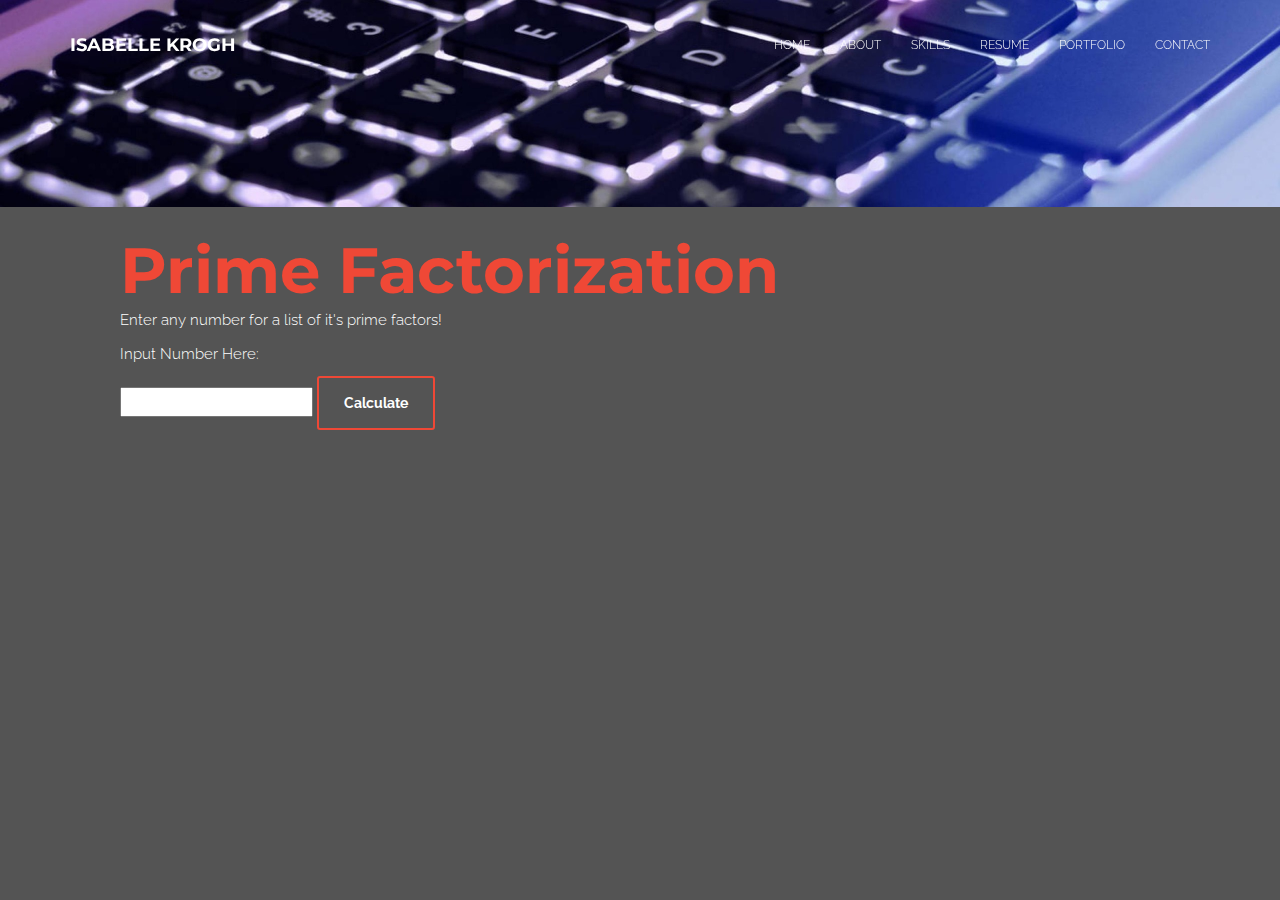
<file: prime.html>
<html>
<head>
<script type="text/javascript" src="prime.js"></script>

  <title>Prime Factorization</title>

  <!-- CSS -->
  <!-- Bootstrap core CSS -->
  <link href="assets/bootstrap/css/bootstrap.min.css" rel="stylesheet" media="screen">
  <link href="assets/css/font-awesome.min.css" rel="stylesheet" media="screen">
  <link href="prime.css" rel="stylesheet" media="screen">

</head>
<body>

<nav class="navbar navbar-custom navbar-fixed-top" role="navigation">
      <div class="container">

        <!-- Brand and toggle get grouped for better mobile display -->
        <div class="navbar-header">
          <button type="button" class="navbar-toggle" data-toggle="collapse" data-target="#bs-example-navbar-collapse-1">
            <span class="sr-only">Toggle navigation</span>
            <span class="icon-bar"></span>
            <span class="icon-bar"></span>
            <span class="icon-bar"></span>
          </button>
          <a class="navbar-brand" href="/index.html">Isabelle Krogh</a>
        </div>

        <!-- Collect the nav links, forms, and other content for toggling -->
        <div class="collapse navbar-collapse" id="bs-example-navbar-collapse-1">
          <ul class="nav navbar-nav navbar-right">
            <li><a href="/index.html">Home</a></li>
            <li><a href="/index.html#profile">About</a></li>
            <li><a href="/index.html#services">Skills</a></li>
            <li><a href="/index.html#resume">Resume</a></li>
            <li><a href="/index.html#portfolio">Portfolio</a></li>
            <li><a href="/index.html#contact">Contact</a></li>
          </ul>
        </div>

      </div>
    </nav>

<img src="macbook2.jpg">

<div class="section">

<h1>Prime Factorization</h1>

<p>Enter any number for a list of it's prime factors!</p>

<form>
<p>Input Number Here:</p> <input type="text" class="calcbox" id="userinput">
<button type="button" class="btn btn-custom-1" onclick="checkNewPrimes()">Calculate</button>
</br>
<div id="end"> </div>
</form>
</div>




</body>
</html>
</file>
<file: assets/css/simpletextrotator.css>
.rotating {
  display: inline-block;
  -webkit-transform-style: preserve-3d;
  -moz-transform-style: preserve-3d;
  -ms-transform-style: preserve-3d;
  -o-transform-style: preserve-3d;
  transform-style: preserve-3d;
  -webkit-transform: rotateX(0) rotateY(0) rotateZ(0);
  -moz-transform: rotateX(0) rotateY(0) rotateZ(0);
  -ms-transform: rotateX(0) rotateY(0) rotateZ(0);
  -o-transform: rotateX(0) rotateY(0) rotateZ(0);
  transform: rotateX(0) rotateY(0) rotateZ(0);
  -webkit-transition: 0.5s;
  -moz-transition: 0.5s;
  -ms-transition: 0.5s;
  -o-transition: 0.5s;
  transition: 0.5s;
  -webkit-transform-origin-x: 50%;
}

.rotating.flip {
  position: relative;
}

.rotating .front, .rotating .back {
  left: 0;
  top: 0;
  -webkit-backface-visibility: hidden;
  -moz-backface-visibility: hidden;
  -ms-backface-visibility: hidden;
  -o-backface-visibility: hidden;
  backface-visibility: hidden;
}

.rotating .front {
  position: absolute;
  display: inline-block;
  -webkit-transform: translate3d(0,0,1px);
  -moz-transform: translate3d(0,0,1px);
  -ms-transform: translate3d(0,0,1px);
  -o-transform: translate3d(0,0,1px);
  transform: translate3d(0,0,1px);
}

.rotating.flip .front {
  z-index: 1;
}

.rotating .back {
  display: block;
  opacity: 0;
}

.rotating.spin {
  -webkit-transform: rotate(360deg) scale(0);
  -moz-transform: rotate(360deg) scale(0);
  -ms-transform: rotate(360deg) scale(0);
  -o-transform: rotate(360deg) scale(0);
  transform: rotate(360deg) scale(0);
}



.rotating.flip .back {
  z-index: 2;
  display: block;
  opacity: 1;
  
  -webkit-transform: rotateY(180deg) translate3d(0,0,0);
  -moz-transform: rotateY(180deg) translate3d(0,0,0);
  -ms-transform: rotateY(180deg) translate3d(0,0,0);
  -o-transform: rotateY(180deg) translate3d(0,0,0);
  transform: rotateY(180deg) translate3d(0,0,0);
}

.rotating.flip.up .back {
  -webkit-transform: rotateX(180deg) translate3d(0,0,0);
  -moz-transform: rotateX(180deg) translate3d(0,0,0);
  -ms-transform: rotateX(180deg) translate3d(0,0,0);
  -o-transform: rotateX(180deg) translate3d(0,0,0);
  transform: rotateX(180deg) translate3d(0,0,0);
}

.rotating.flip.cube .front {
  -webkit-transform: translate3d(0,0,100px) scale(0.9,0.9);
  -moz-transform: translate3d(0,0,100px) scale(0.85,0.85);
  -ms-transform: translate3d(0,0,100px) scale(0.85,0.85);
  -o-transform: translate3d(0,0,100px) scale(0.85,0.85);
  transform: translate3d(0,0,100px) scale(0.85,0.85);
}

.rotating.flip.cube .back {
  -webkit-transform: rotateY(180deg) translate3d(0,0,100px) scale(0.9,0.9);
  -moz-transform: rotateY(180deg) translate3d(0,0,100px) scale(0.85,0.85);
  -ms-transform: rotateY(180deg) translate3d(0,0,100px) scale(0.85,0.85);
  -o-transform: rotateY(180deg) translate3d(0,0,100px) scale(0.85,0.85);
  transform: rotateY(180deg) translate3d(0,0,100px) scale(0.85,0.85);
}

.rotating.flip.cube.up .back {
  -webkit-transform: rotateX(180deg) translate3d(0,0,100px) scale(0.9,0.9);
  -moz-transform: rotateX(180deg) translate3d(0,0,100px) scale(0.85,0.85);
  -ms-transform: rotateX(180deg) translate3d(0,0,100px) scale(0.85,0.85);
  -o-transform: rotateX(180deg) translate3d(0,0,100px) scale(0.85,0.85);
  transform: rotateX(180deg) translate3d(0,0,100px) scale(0.85,0.85);
}
</file>
<file: assets/css/style.css>
/* ---------------------------------------------- /*
 * General styles
/* ---------------------------------------------- */

@import url(http://fonts.googleapis.com/css?family=Montserrat:400,700);
@import url(http://fonts.googleapis.com/css?family=Raleway:400,300,700);

body {
	font: 300 15px/1.6 'Raleway', serif, sans-serif;
	color: #545454;
}

img {
	max-width: 100%;
	height: auto;
}

a {
	color: #EF4836;
}

a:hover {
	color: #C4C4C4;
}

/* ---------------------------------------------- /*
 * Typography
/* ---------------------------------------------- */

h1, h2, h3, h4, h5, h6 {
	font: 400 46px/1.2 'Montserrat', serif, sans-serif;
	margin: 5px 0 5px;
	color: #222;
}

h1 {
	font-size: 64px;
	font-weight: 700;
	margin: 5px 0 15px;
}

h2 {
	font-size: 40px;
	font-weight: 700;
}

h3 {
	font-size: 22px;
	text-transform: uppercase;
	margin: 5px 0 15px;
}

h4 {
	font-size: 16px;
	margin: 5px 0 10px;
}

h5 {
	font-size: 14px;
}

h6 {
	font-size: 13px;
}

/* ---------------------------------------------- /*
 * Transition elsements
/* ---------------------------------------------- */

a,
.btn,
.navbar,
.form-control,
.portfolio-item-description {
	-webkit-transition: all 0.125s ease-in-out 0s;
	   -moz-transition: all 0.125s ease-in-out 0s;
		-ms-transition: all 0.125s ease-in-out 0s;
		 -o-transition: all 0.125s ease-in-out 0s;
			transition: all 0.125s ease-in-out 0s;
}

.portfolio-item-preview {
	-webkit-transition: all 0.3s ease-in-out 0s;
	   -moz-transition: all 0.3s ease-in-out 0s;
		-ms-transition: all 0.3s ease-in-out 0s;
		 -o-transition: all 0.3s ease-in-out 0s;
			transition: all 0.3s ease-in-out 0s;
}

/* ---------------------------------------------- /*
 * Reset box-shadow
/* ---------------------------------------------- */

.btn,
.panel,
.progress,
.form-control,
.modal-content,
.form-control:hover, 
.form-control:focus {
	-webkit-box-shadow: none;
			box-shadow: none;
}

/* ---------------------------------------------- /*
 * Reset border-radius
/* ---------------------------------------------- */

.btn,
.alert,
.avatar,
.progress,
.form-control,
.modal-content,
.panel-group .panel,
.widget-social li a {
	-webkit-border-radius: 3px;
	   -moz-border-radius: 3px;
		 -o-border-radius: 3px;
			border-radius: 3px;
}

/* ---------------------------------------------- /*
 * Inputs styles
/* ---------------------------------------------- */

.form-control {
	background: #FFF;
	border: 2px solid #C4C4C4;
	height: 58px;
	font-size: 14px;
	padding: 15px;
	color: #777;
}

.input-lg, .form-horizontal .form-group-lg .form-control {
	height: 62px;
}

.input-sm, .form-horizontal .form-group-sm .form-control {
	height: 40px;
	font-size: 12px;
}

/* ---------------------------------------------- /*
 * Custom button style
/* ---------------------------------------------- */

.btn {
	font-weight: 700;
	font-size: 14px;
	padding: 17px 27px;
	border: 0;
}

.btn:hover, .btn:focus, .btn:active, .btn.active {
	outline: inherit !important;
}

/* Button icons */

.btn .icon-before {
	margin-right: 6px;
}

.btn .icon-after {
	margin-left: 6px;
}

/* Button size */

.btn-lg, .btn-group-lg > .btn {
	padding: 22px 24px;
	font-size: 14px;
}

.btn-sm, .btn-group-sm > .btn {
	padding: 11px 18px;
	font-weight: 400;
	font-size: 12px;
}

.btn-xs, .btn-group-xs > .btn {
	padding: 7px 14px;
	font-size: 10px;
}

.btn-list .btn {
	margin-bottom: 5px;
}

/* Button types*/

.btn-default {
	background: #EEEEEE;
}

.btn-custom-1, .btn-custom-2 {
	background: transparent;
	border: 2px solid #EF4836;
	padding: 15px 25px;
}

.btn-custom-2 {
	border: 2px solid #222;
}

.btn-custom-1:hover, .btn-custom-1:focus, .btn-custom-1:active, .btn-custom-1.active {
	background: #EF4836;
	border: 2px solid #EF4836;
	color: #FFF;
}

.btn-custom-2:hover, .btn-custom-2:focus, .btn-custom-2:active, .btn-custom-2.active {
	background: #222;
	border: 2px solid #222;
	color: #FFF;
}

/* ---------------------------------------------- /*
 * Alerts style
/* ---------------------------------------------- */

.alert {
	border: 0;
}

/* ---------------------------------------------- /*
 * Skill-bars
/* ---------------------------------------------- */

.skill-bar {
	background: #C4C4C4;
	display: table;
	height: 4px;
	width: 100%;
	margin: 10px -2px 20px -2px;
}

.skill-bar .skill-rate-on {
	background: #353535;
}

.skill-rate-on, .skill-rate-off {
	display: table-cell;
	border-left: 2px solid #FFF;
	border-right: 2px solid #FFF;
}

/* ---------------------------------------------- /*
 * Progress bars
/* ---------------------------------------------- */

.progress {
	background: #E5E5E5;
	margin-top: 10px;
	margin-bottom: 20px;
}

.progress-bar {
	background: #353535;
	box-shadow: none;
}

/* ---------------------------------------------- /*
 * Tabs
/* ---------------------------------------------- */

.nav-pills, .nav-tabs {
	margin-bottom: 20px;
}

.nav-pills > li > a {
	border-radius: 3px;
}

.nav-tabs > li > a {
	border-radius: 3px 3px 0 0;
}

/* ---------------------------------------------- /*
 * Panels
/* ---------------------------------------------- */

.panel {
	border: 0;
}

.panel-body {
	background: #f5f5f5;
}

.panel-group .panel-heading + .panel-collapse > .panel-body {
	border: 0;
}

/* ---------------------------------------------- /*
 * Modal
/* ---------------------------------------------- */

.modal-content {
	border: 0;
}

/* ---------------------------------------------- /*
 * General
/* ---------------------------------------------- */

.wrapper {
	overflow: hidden;
}

.section, .callout {
	position: relative;
	padding: 120px 0;
}

.callout {
	background: #F5F5F5;
}

.headline {
	margin: 0 0 60px;
}

.headline p {
	font-weight: 700;
	color: #C4C4C4;
}

.callout-btn {
	margin-top: 10px;
}

.rotate {
	text-shadow: 0 0 0 !important;
}

.nomargin {
	margin: 0 !important;
}

.long-down {
	margin-bottom: 40px;
}

.icon-list {
	list-style: none;
	padding: 0px;
}

.icon-list > li > i {
	margin-right: 6px;
}

h3 > .fa {
	font-size: 24px;
	margin-right: 6px;
}

.mouse-icon {
	position: relative;
	border: 2px solid #fff;
	border-radius: 16px;
	height: 50px;
	width: 30px;
	margin: 0 auto;
	display: block;
	z-index: 10;
}

.mouse-icon .wheel {
	-webkit-animation-name: drop;
	-webkit-animation-duration: 1s;
	-webkit-animation-timing-function: linear;
	-webkit-animation-delay: 0s;
	-webkit-animation-iteration-count: infinite;
	-webkit-animation-play-state: running;
	animation-name: drop;
	animation-duration: 1s;
	animation-timing-function: linear;
	animation-delay: 0s;
	animation-iteration-count: infinite;
	animation-play-state: running;
}

.mouse-icon .wheel {
	position: relative;
	border-radius: 10px;
	background: #fff;
	width: 4px;
	height: 10px;
	top: 4px;
	margin-left: auto;
	margin-right: auto;
}

@-webkit-keyframes drop	{
	0%   { top:5px;  opacity: 0;}
	30%  { top:10px; opacity: 1;}
	100% { top:25px; opacity: 0;}
}

@keyframes drop	{
	0%   { top:5px;  opacity: 0;}
	30%  { top:10px; opacity: 1;}
	100% { top:25px; opacity: 0;}
}

/* ---------------------------------------------- /*
 * Navigation
/* ---------------------------------------------- */

.navbar {
	background: none;
	border-radius: 0;
	border: 0;
	padding: 20px 0;
	text-transform: uppercase;
	color: #FFF !important;
}

.navbar-custom .nav li a:hover, 
.navbar-custom .nav li a:focus, 
.navbar-custom .nav li.active {
	background: none;
	outline: 0;
	color: #EF4836;
}

.navbar-custom .navbar-brand {
	font: 700 18px/1.2 'Montserrat', serif, sans-serif;
	color: #FFF;
}

.navbar-custom .navbar-nav > li.active {
	border-bottom: 3px solid #FFF;
}

.navbar-custom .navbar-toggle .icon-bar {
	background: #FFF;
}

.navbar-custom .navbar-nav > li > a,
.navbar-custom .navbar-nav .dropdown-menu > li > a {
	color: #FFF;
	font-size: 12px;
}

.navbar-color,
.custom-collapse {
	background: #FFF;
	box-shadow: 0 0 4px rgba(0, 0, 0, .2);
	padding: 0;
}

.navbar-color .navbar-brand,
.custom-collapse .navbar-brand,
.navbar-color .navbar-nav > li > a,
.navbar-color .navbar-nav .dropdown-menu > li > a,
.custom-collapse .navbar-nav > li > a,
.custom-collapse .navbar-nav .dropdown-menu > li > a {
	color: #222;
}

.navbar-color .navbar-nav > li.active {
	border-bottom: 3px solid #222;
}

.custom-collapse .navbar-nav {
	text-align: left;
}

.custom-collapse .navbar-nav > li.active {
	border: 0;
}

.navbar-color .navbar-toggle .icon-bar,
.custom-collapse .navbar-toggle .icon-bar {
	background: #222;
}

/* ---------------------------------------------- /*
 * Intro
/* ---------------------------------------------- */

#intro {
	padding: 260px 0 160px 0;
	text-align: center;
	color: #FFF;
}

#intro h1, #intro h2, #intro h3, #intro h4, #intro h5, #intro h6 {
	color: #FFF;
}

.hello {
	margin: 0 0 100px;
}

/* ---------------------------------------------- /*
 * Profile-contact
/* ---------------------------------------------- */

#profile-contact {
	box-shadow: 0 0 4px rgba(0, 0, 0, .2);
	padding: 20px 0;
}

.profile-item i {
	display: block;
	line-height: 42px;
	font-size: 32px;
	color: #222;
}

.profile-widget {
	margin-bottom: 40px;
}

.widget-social {
	padding: 0;
	margin: 0;
}

.widget-social li {
	display: inline-block;
	margin-right: 5px;
}

.widget-social li a {
	background: #2e2e2e;
	text-align: center;
	display: block;
	width: 40px;
	height: 40px;
	line-height: 40px;
	font-size: 1.25em;
	color: #FFF;
}

.widget-social li a:hover {
	background: #EF4836;
}

.stat .stat-icon {
	margin-bottom: 10px;
	font-size: 32px;
	color: #222;
}

.stat .stat-icon i {
	margin-right: 10px;
}

/* ---------------------------------------------- /*
 * Service
/* ---------------------------------------------- */

.service {
	margin: 0 0 40px;
}

.service .icon {
	font-size: 32px;
	margin: 0 0 5px;
	color: #222;
}

/* ---------------------------------------------- /*
 * Resume
/* ---------------------------------------------- */

.resume-items {
	margin-bottom: 40px;
}

.resume-place {
	margin-bottom: 20px;
}

.resume-place > i,
.resume-place > h4 > i {
	color: #C4C4C4;
	font-size: 14px;
	margin-right: 5px;
}

/* ---------------------------------------------- /*
 * Clients
/* ---------------------------------------------- */

.owl-theme .owl-item {
	text-align: center;
}

.owl-theme .owl-controls .owl-page span {
	margin: 0 4px;
}

.owl-theme .owl-controls .owl-page span {
	border-radius: 0;
	width: 40px;
	height: 4px;
}

.owl-theme .owl-controls .owl-pagination {
	margin-top: 20px;
}

/* ---------------------------------------------- /*
 * Portfolio
/* ---------------------------------------------- */

.portfolio-item {
	margin-bottom: 20px;
	overflow: hidden;
}

.portfolio-item-preview {
	position: relative;
}

.portfolio-item:hover .portfolio-item-preview {
	-webkit-transform: scale(1.1) rotate(2deg);
	   -moz-transform: scale(1.3) rotate(3deg);
		-ms-transform: scale(1.3) rotate(3deg);
		 -o-transform: scale(1.3) rotate(3deg);
			transform: scale(1.2) rotate(3deg);
}

.portfolio-item:hover .portfolio-item-description {
	opacity: 1;
	bottom: 0;
}

.portfolio-item-description {
	background: rgba(255, 255, 255, .85);
	position: absolute;
	right: 0;
	bottom: -70px;
	left: 0;
	padding: 25px;
	text-align: center;
	opacity: 0;
	color: #222;
}

/* ---------------------------------------------- /*
 * Contact
/* ---------------------------------------------- */

#contact {
	background: #18191a;
	color: #FFF;
}

#contact h1, #contact h2, #contact h3, #contact h4, #contact h5, #contact h6 {
	color: #FFF;
}

#contact .form-control {
	border: 0;
}

.ajax-response {
	margin-top: 15px;
}

#footer {
	background: #141414;
	padding: 20px 0;
	color: #FFF;
}

#footer .copy {
	font-size: 12px;
	margin: 5px 0;
}

/* ---------------------------------------------- /*
 * Preloader
/* ---------------------------------------------- */

#preloader {
	background: #FFF;
	bottom: 0;
	left: 0;
	position: fixed;
	right: 0;
	top: 0;
	z-index: 9999;
}

#status, .status-mes {
	background-image: url(../images/488.GIF);
	background-position: center;
	background-repeat: no-repeat;
	height: 200px;
	left: 50%;
	margin: -100px 0 0 -100px;
	position: absolute;
	top: 50%;
	width: 200px;
}

.status-mes {
	background: none;
	left: 0;
	margin: 0;
	text-align: center;
	top: 65%; 
}

.status-mes h4 {
	color: #222;
	margin-top: 30px;
}

/* ---------------------------------------------- /*
 * Media
/* ---------------------------------------------- */

@media (max-width: 767px) {

	.wrapper {
		text-align: center;
	}

	#profile-contact .profile-item {
		margin: 0 0 20px;
	}

	#stats .stat {
		margin: 0 0 20px;
	}

}
</file>
<file: prime.css>
@import url(http://fonts.googleapis.com/css?family=Montserrat:400,700);
@import url(http://fonts.googleapis.com/css?family=Raleway:400,300,700);


body {
  font: 300 15px/1.6 'Raleway', serif, sans-serif;
  color: #FFF;
  background-color: #545454;


}

.calcbox {
  color: #EF4836;
}

img {
  max-width: 100%;
  height: auto;
}

a {
  color: #EF4836;
}

a:hover {
  color: #C4C4C4;
}

/* ---------------------------------------------- /*
 * Typography
/* ---------------------------------------------- */

h1, h2, h3, h4, h5, h6 {
  font: 400 46px/1.2 'Montserrat', serif, sans-serif;
  margin: 5px 0 5px;
  color: #EF4836;
}

h1 {
  font-size: 64px;
  font-weight: 700;
  margin: auto;
  padding-top: 5px;
}

h2 {
  font-size: 40px;
  font-weight: 700;
}

h3 {
  font-size: 22px;
  text-transform: uppercase;
  margin: 5px 0 15px;
}

h4 {
  font-size: 16px;
  margin: 5px 0 10px;
}

h5 {
  font-size: 14px;
}

h6 {
  font-size: 13px;
}

/* ---------------------------------------------- /*
 * Transition elsements
/* ---------------------------------------------- */

a,
.btn,
.navbar,
.form-control,
.portfolio-item-description {
  -webkit-transition: all 0.125s ease-in-out 0s;
     -moz-transition: all 0.125s ease-in-out 0s;
    -ms-transition: all 0.125s ease-in-out 0s;
     -o-transition: all 0.125s ease-in-out 0s;
      transition: all 0.125s ease-in-out 0s;
}

.portfolio-item-preview {
  -webkit-transition: all 0.3s ease-in-out 0s;
     -moz-transition: all 0.3s ease-in-out 0s;
    -ms-transition: all 0.3s ease-in-out 0s;
     -o-transition: all 0.3s ease-in-out 0s;
      transition: all 0.3s ease-in-out 0s;
}

/* ---------------------------------------------- /*
 * Reset box-shadow
/* ---------------------------------------------- */

.btn,
.panel,
.progress,
.form-control,
.modal-content,
.form-control:hover, 
.form-control:focus {
  -webkit-box-shadow: none;
      box-shadow: none;
}

/* ---------------------------------------------- /*
 * Reset border-radius
/* ---------------------------------------------- */

.btn,
.alert,
.avatar,
.progress,
.form-control,
.modal-content,
.panel-group .panel,
.widget-social li a {
  -webkit-border-radius: 3px;
     -moz-border-radius: 3px;
     -o-border-radius: 3px;
      border-radius: 3px;
}

/* ---------------------------------------------- /*
 * Inputs styles
/* ---------------------------------------------- */

.form-control {
  background: #FFF;
  border: 2px solid #C4C4C4;
  height: 58px;
  font-size: 14px;
  padding: 15px;
  color: #777;
}

.input-lg, .form-horizontal .form-group-lg .form-control {
  height: 62px;
}

.input-sm, .form-horizontal .form-group-sm .form-control {
  height: 40px;
  font-size: 12px;
}

/* ---------------------------------------------- /*
 * Custom button style
/* ---------------------------------------------- */

.btn {
  font-weight: 700;
  font-size: 14px;
  padding: 17px 27px;
  border: 0;
}

.btn:hover, .btn:focus, .btn:active, .btn.active {
  outline: inherit !important;
}

/* Button icons */

.btn .icon-before {
  margin-right: 6px;
}

.btn .icon-after {
  margin-left: 6px;
}

/* Button size */

.btn-lg, .btn-group-lg > .btn {
  padding: 22px 24px;
  font-size: 14px;
}

.btn-sm, .btn-group-sm > .btn {
  padding: 11px 18px;
  font-weight: 400;
  font-size: 12px;
}

.btn-xs, .btn-group-xs > .btn {
  padding: 7px 14px;
  font-size: 10px;
}

.btn-list .btn {
  margin-bottom: 5px;
}

/* Button types*/

.btn-default {
  background: #EEEEEE;
}

.btn-custom-1, .btn-custom-2 {
  background: transparent;
  border: 2px solid #EF4836;
  padding: 15px 25px;
}

.btn-custom-2 {
  border: 2px solid #222;
}

.btn-custom-1:hover, .btn-custom-1:focus, .btn-custom-1:active, .btn-custom-1.active {
  background: #EF4836;
  border: 2px solid #EF4836;
  color: #FFF;
}

.btn-custom-2:hover, .btn-custom-2:focus, .btn-custom-2:active, .btn-custom-2.active {
  background: #222;
  border: 2px solid #222;
  color: #FFF;
}

/* ---------------------------------------------- /*
 * Alerts style
/* ---------------------------------------------- */

.alert {
  border: 0;
}

/* ---------------------------------------------- /*
 * Skill-bars
/* ---------------------------------------------- */

.skill-bar {
  background: #C4C4C4;
  display: table;
  height: 4px;
  width: 100%;
  margin: 10px -2px 20px -2px;
}

.skill-bar .skill-rate-on {
  background: #353535;
}

.skill-rate-on, .skill-rate-off {
  display: table-cell;
  border-left: 2px solid #FFF;
  border-right: 2px solid #FFF;
}

/* ---------------------------------------------- /*
 * Progress bars
/* ---------------------------------------------- */

.progress {
  background: #E5E5E5;
  margin-top: 10px;
  margin-bottom: 20px;
}

.progress-bar {
  background: #353535;
  box-shadow: none;
}

/* ---------------------------------------------- /*
 * Tabs
/* ---------------------------------------------- */

.nav-pills, .nav-tabs {
  margin-bottom: 20px;
}

.nav-pills > li > a {
  border-radius: 3px;
}

.nav-tabs > li > a {
  border-radius: 3px 3px 0 0;
}

/* ---------------------------------------------- /*
 * Panels
/* ---------------------------------------------- */

.panel {
  border: 0;
}

.panel-body {
  background: #f5f5f5;
}

.panel-group .panel-heading + .panel-collapse > .panel-body {
  border: 0;
}

/* ---------------------------------------------- /*
 * Modal
/* ---------------------------------------------- */

.modal-content {
  border: 0;
}

/* ---------------------------------------------- /*
 * General
/* ---------------------------------------------- */

.wrapper {
  overflow: hidden;
}

.section, .callout {
  position: relative;
  margin-left: 120px;
  padding: 20px 0;
}

.callout {
  background: #F5F5F5;
}

.headline {
  margin: 0 0 60px;
}

.headline p {
  font-weight: 700;
  color: #C4C4C4;
}

.callout-btn {
  margin-top: 10px;
}

.rotate {
  text-shadow: 0 0 0 !important;
}

.nomargin {
  margin: 0 !important;
}

.long-down {
  margin-bottom: 40px;
}

.icon-list {
  list-style: none;
  padding: 0px;
}

.icon-list > li > i {
  margin-right: 6px;
}

h3 > .fa {
  font-size: 24px;
  margin-right: 6px;
}

.mouse-icon {
  position: relative;
  border: 2px solid #fff;
  border-radius: 16px;
  height: 50px;
  width: 30px;
  margin: 0 auto;
  display: block;
  z-index: 10;
}

.mouse-icon .wheel {
  -webkit-animation-name: drop;
  -webkit-animation-duration: 1s;
  -webkit-animation-timing-function: linear;
  -webkit-animation-delay: 0s;
  -webkit-animation-iteration-count: infinite;
  -webkit-animation-play-state: running;
  animation-name: drop;
  animation-duration: 1s;
  animation-timing-function: linear;
  animation-delay: 0s;
  animation-iteration-count: infinite;
  animation-play-state: running;
}

.mouse-icon .wheel {
  position: relative;
  border-radius: 10px;
  background: #fff;
  width: 4px;
  height: 10px;
  top: 4px;
  margin-left: auto;
  margin-right: auto;
}

@-webkit-keyframes drop {
  0%   { top:5px;  opacity: 0;}
  30%  { top:10px; opacity: 1;}
  100% { top:25px; opacity: 0;}
}

@keyframes drop {
  0%   { top:5px;  opacity: 0;}
  30%  { top:10px; opacity: 1;}
  100% { top:25px; opacity: 0;}
}

/* ---------------------------------------------- /*
 * Navigation
/* ---------------------------------------------- */

.navbar {
  background: none;
  border-radius: 0;
  border: 0;
  padding: 20px 0;
  text-transform: uppercase;
  color: #FFF !important;
}

.navbar-custom .nav li a:hover, 
.navbar-custom .nav li a:focus, 
.navbar-custom .nav li.active {
  background: none;
  outline: 0;
  color: #EF4836;
}

.navbar-custom .navbar-brand {
  font: 700 18px/1.2 'Montserrat', serif, sans-serif;
  color: #FFF;
}

.navbar-custom .navbar-nav > li.active {
  border-bottom: 3px solid #FFF;
}

.navbar-custom .navbar-toggle .icon-bar {
  background: #FFF;
}

.navbar-custom .navbar-nav > li > a,
.navbar-custom .navbar-nav .dropdown-menu > li > a {
  color: #FFF;
  font-size: 12px;
}

.navbar-color,
.custom-collapse {
  background: #FFF;
  box-shadow: 0 0 4px rgba(0, 0, 0, .2);
  padding: 0;
}

.navbar-color .navbar-brand,
.custom-collapse .navbar-brand,
.navbar-color .navbar-nav > li > a,
.navbar-color .navbar-nav .dropdown-menu > li > a,
.custom-collapse .navbar-nav > li > a,
.custom-collapse .navbar-nav .dropdown-menu > li > a {
  color: #222;
}

.navbar-color .navbar-nav > li.active {
  border-bottom: 3px solid #222;
}

.custom-collapse .navbar-nav {
  text-align: left;
}

.custom-collapse .navbar-nav > li.active {
  border: 0;
}

.navbar-color .navbar-toggle .icon-bar,
.custom-collapse .navbar-toggle .icon-bar {
  background: #222;
}

/* ---------------------------------------------- /*
 * Intro
/* ---------------------------------------------- */

#intro {
  padding: 260px 0 160px 0;
  text-align: center;
  color: #FFF;
}

#intro h1, #intro h2, #intro h3, #intro h4, #intro h5, #intro h6 {
  color: #FFF;
}

.hello {
  margin: 0 0 100px;
}

/* ---------------------------------------------- /*
 * Profile-contact
/* ---------------------------------------------- */

#profile-contact {
  box-shadow: 0 0 4px rgba(0, 0, 0, .2);
  padding: 20px 0;
}

.profile-item i {
  display: block;
  line-height: 42px;
  font-size: 32px;
  color: #222;
}

.profile-widget {
  margin-bottom: 40px;
}

.widget-social {
  padding: 0;
  margin: 0;
}

.widget-social li {
  display: inline-block;
  margin-right: 5px;
}

.widget-social li a {
  background: #2e2e2e;
  text-align: center;
  display: block;
  width: 40px;
  height: 40px;
  line-height: 40px;
  font-size: 1.25em;
  color: #FFF;
}

.widget-social li a:hover {
  background: #EF4836;
}

.stat .stat-icon {
  margin-bottom: 10px;
  font-size: 32px;
  color: #222;
}

.stat .stat-icon i {
  margin-right: 10px;
}

/* ---------------------------------------------- /*
 * Service
/* ---------------------------------------------- */

.service {
  margin: 0 0 40px;
}

.service .icon {
  font-size: 32px;
  margin: 0 0 5px;
  color: #222;
}

/* ---------------------------------------------- /*
 * Resume
/* ---------------------------------------------- */

.resume-items {
  margin-bottom: 40px;
}

.resume-place {
  margin-bottom: 20px;
}

.resume-place > i,
.resume-place > h4 > i {
  color: #C4C4C4;
  font-size: 14px;
  margin-right: 5px;
}

/* ---------------------------------------------- /*
 * Clients
/* ---------------------------------------------- */

.owl-theme .owl-item {
  text-align: center;
}

.owl-theme .owl-controls .owl-page span {
  margin: 0 4px;
}

.owl-theme .owl-controls .owl-page span {
  border-radius: 0;
  width: 40px;
  height: 4px;
}

.owl-theme .owl-controls .owl-pagination {
  margin-top: 20px;
}

/* ---------------------------------------------- /*
 * Portfolio
/* ---------------------------------------------- */

.portfolio-item {
  margin-bottom: 20px;
  overflow: hidden;
}

.portfolio-item-preview {
  position: relative;
}

.portfolio-item:hover .portfolio-item-preview {
  -webkit-transform: scale(1.1) rotate(2deg);
     -moz-transform: scale(1.3) rotate(3deg);
    -ms-transform: scale(1.3) rotate(3deg);
     -o-transform: scale(1.3) rotate(3deg);
      transform: scale(1.2) rotate(3deg);
}

.portfolio-item:hover .portfolio-item-description {
  opacity: 1;
  bottom: 0;
}

.portfolio-item-description {
  background: rgba(255, 255, 255, .85);
  position: absolute;
  right: 0;
  bottom: -70px;
  left: 0;
  padding: 25px;
  text-align: center;
  opacity: 0;
  color: #222;
}

/* ---------------------------------------------- /*
 * Contact
/* ---------------------------------------------- */

#contact {
  background: #18191a;
  color: #FFF;
}

#contact h1, #contact h2, #contact h3, #contact h4, #contact h5, #contact h6 {
  color: #FFF;
}

#contact .form-control {
  border: 0;
}

.ajax-response {
  margin-top: 15px;
}

#footer {
  background: #141414;
  padding: 20px 0;
  color: #FFF;
}

#footer .copy {
  font-size: 12px;
  margin: 5px 0;
}

/* ---------------------------------------------- /*
 * Preloader
/* ---------------------------------------------- */

#preloader {
  background: #FFF;
  bottom: 0;
  left: 0;
  position: fixed;
  right: 0;
  top: 0;
  z-index: 9999;
}

#status, .status-mes {
  background-image: url(/macbook.jpg);
  background-position: center;
  background-repeat: no-repeat;
  height: 200px;
  left: 50%;
  margin: -100px 0 0 -100px;
  position: absolute;
  top: 50%;
  width: 200px;
}

.status-mes {
  background: none;
  left: 0;
  margin: 0;
  text-align: center;
  top: 65%; 
}

.status-mes h4 {
  color: #222;
  margin-top: 30px;
}

/* ---------------------------------------------- /*
 * Media
/* ---------------------------------------------- */

@media (max-width: 767px) {

  .wrapper {
    text-align: center;
  }

  #profile-contact .profile-item {
    margin: 0 0 20px;
  }

  #stats .stat {
    margin: 0 0 20px;
  }

}
</file>
